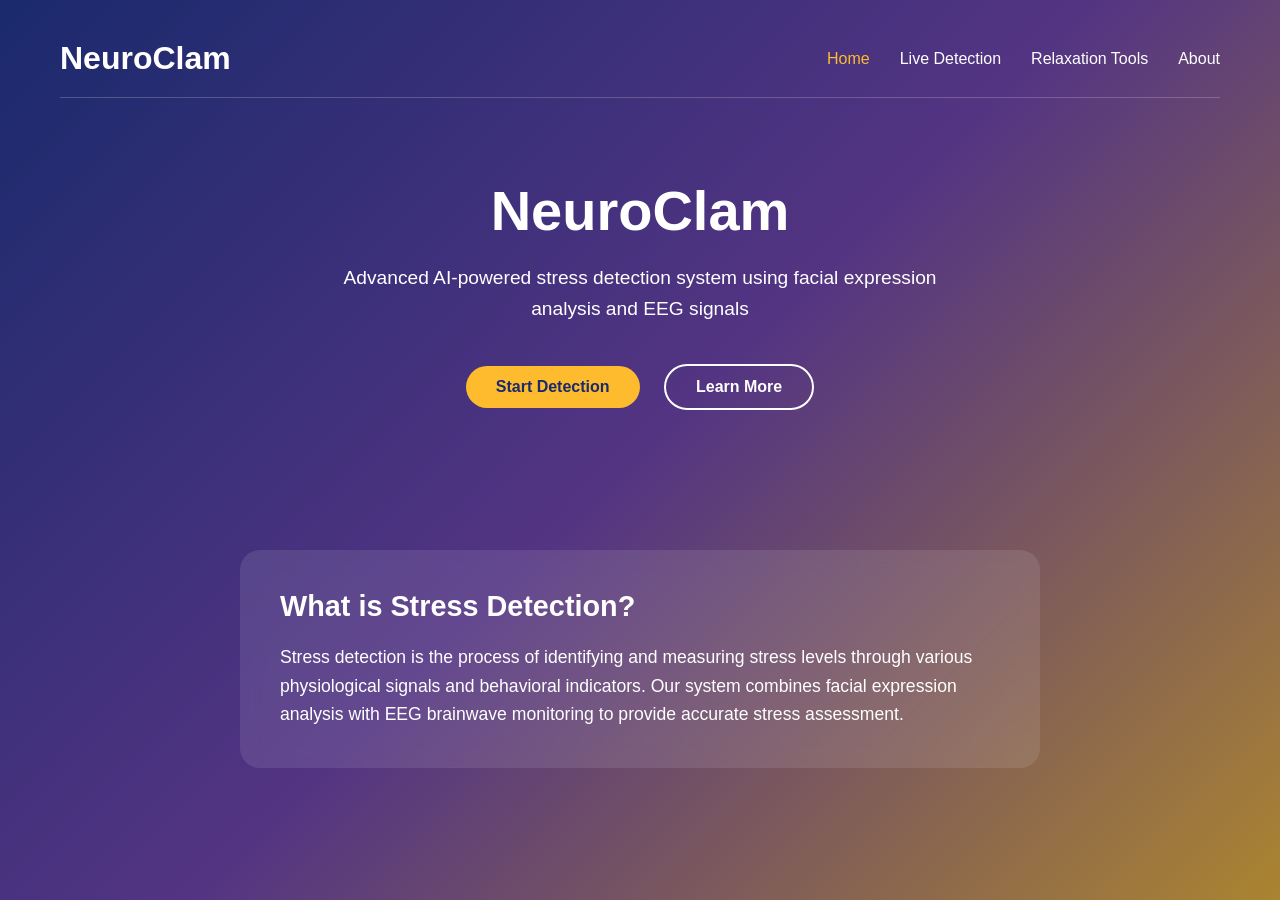
<file: frontend/index.html>
<!DOCTYPE html>
<html lang="en">
<head>
    <meta charset="UTF-8">
    <meta name="viewport" content="width=device-width, initial-scale=1.0">
    <title>NeuroClam - Home</title>
    <link rel="stylesheet" href="home.css">
</head>
<body>
    <div class="container">
        <header>
            <h1>NeuroClam</h1>
            <nav>
                <ul>
                    <li><a href="index.html" class="active">Home</a></li>
                    <li><a href="live-detection.html">Live Detection</a></li>
                    <li><a href="relaxation-tools.html">Relaxation Tools</a></li>
                    <li><a href="about.html">About</a></li>
                </ul>
            </nav>
        </header>

        <main>
            <div class="hero">
                <h2>NeuroClam</h2>
                <p>Advanced AI-powered stress detection system using facial expression analysis and EEG signals</p>
                <button id="startDetection" class="cta-button">Start Detection</button>
                <button id="learnMore" class="secondary-button">Learn More</button>
            </div>

            <section class="content-section">
                <h3>What is Stress Detection?</h3>
                <p>Stress detection is the process of identifying and measuring stress levels through various physiological signals and behavioral indicators. Our system combines facial expression analysis with EEG brainwave monitoring to provide accurate stress assessment.</p>
            </section>
        </main>
    </div>

    <script src="home.js"></script>
</body>
</html>
</file>
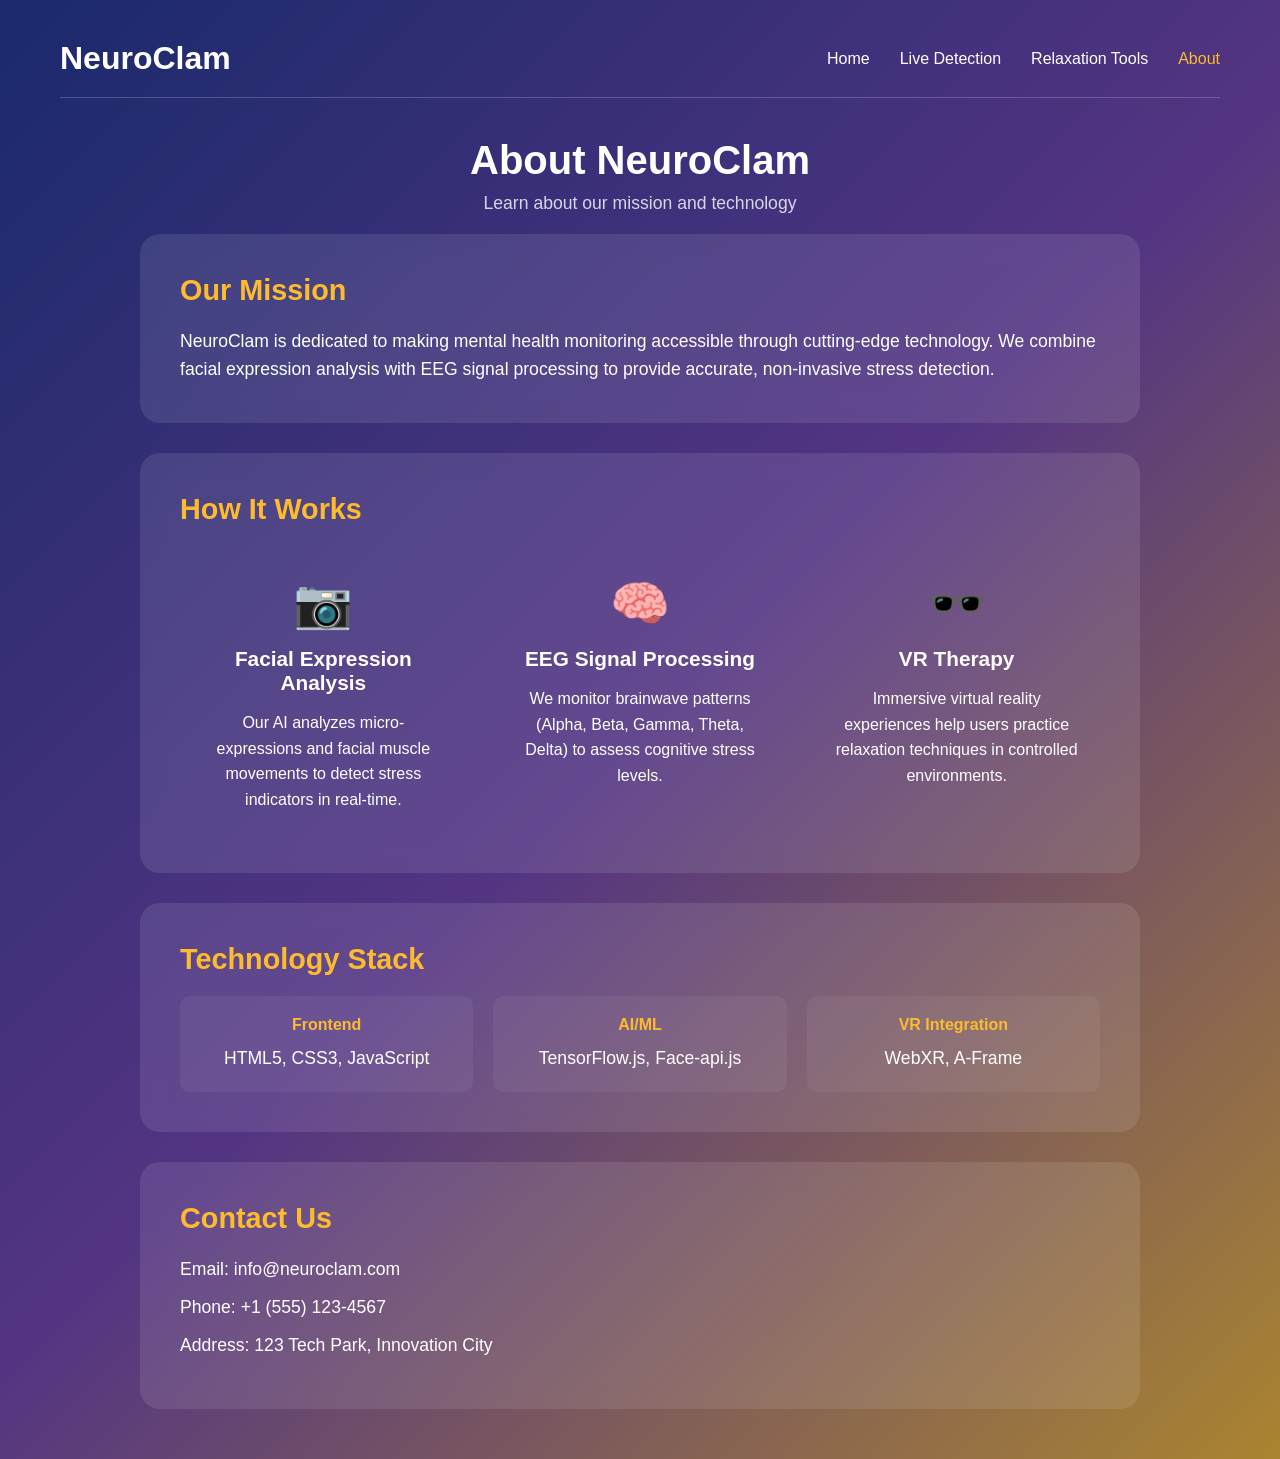
<file: frontend/about.html>
<!DOCTYPE html>
<html lang="en">
<head>
    <meta charset="UTF-8">
    <meta name="viewport" content="width=device-width, initial-scale=1.0">
    <title>NeuroClam - About</title>
    <link rel="stylesheet" href="about.css">
</head>
<body>
    <div class="container">
        <header>
            <h1>NeuroClam</h1>
            <nav>
                <ul>
                    <li><a href="index.html">Home</a></li>
                    <li><a href="live-detection.html">Live Detection</a></li>
                    <li><a href="relaxation-tools.html">Relaxation Tools</a></li>
                    <li><a href="about.html" class="active">About</a></li>
                </ul>
            </nav>
        </header>

        <main>
            <div class="page-title">
                <h2>About NeuroClam</h2>
                <p>Learn about our mission and technology</p>
            </div>

            <div class="about-content">
                <section class="about-section">
                    <h3>Our Mission</h3>
                    <p>NeuroClam is dedicated to making mental health monitoring accessible through cutting-edge technology. We combine facial expression analysis with EEG signal processing to provide accurate, non-invasive stress detection.</p>
                </section>

                <section class="about-section">
                    <h3>How It Works</h3>
                    <div class="features-grid">
                        <div class="feature">
                            <div class="feature-icon">📷</div>
                            <h4>Facial Expression Analysis</h4>
                            <p>Our AI analyzes micro-expressions and facial muscle movements to detect stress indicators in real-time.</p>
                        </div>
                        <div class="feature">
                            <div class="feature-icon">🧠</div>
                            <h4>EEG Signal Processing</h4>
                            <p>We monitor brainwave patterns (Alpha, Beta, Gamma, Theta, Delta) to assess cognitive stress levels.</p>
                        </div>
                        <div class="feature">
                            <div class="feature-icon">🕶️</div>
                            <h4>VR Therapy</h4>
                            <p>Immersive virtual reality experiences help users practice relaxation techniques in controlled environments.</p>
                        </div>
                    </div>
                </section>

                <section class="about-section">
                    <h3>Technology Stack</h3>
                    <div class="tech-stack">
                        <div class="tech-item">
                            <h4>Frontend</h4>
                            <p>HTML5, CSS3, JavaScript</p>
                        </div>
                        <div class="tech-item">
                            <h4>AI/ML</h4>
                            <p>TensorFlow.js, Face-api.js</p>
                        </div>
                        <div class="tech-item">
                            <h4>VR Integration</h4>
                            <p>WebXR, A-Frame</p>
                        </div>
                    </div>
                </section>

                <section class="about-section">
                    <h3>Contact Us</h3>
                    <div class="contact-info">
                        <p>Email: info@neuroclam.com</p>
                        <p>Phone: +1 (555) 123-4567</p>
                        <p>Address: 123 Tech Park, Innovation City</p>
                    </div>
                </section>
            </div>
        </main>
    </div>

    <script src="about.js"></script>
</body>
</html>
</file>
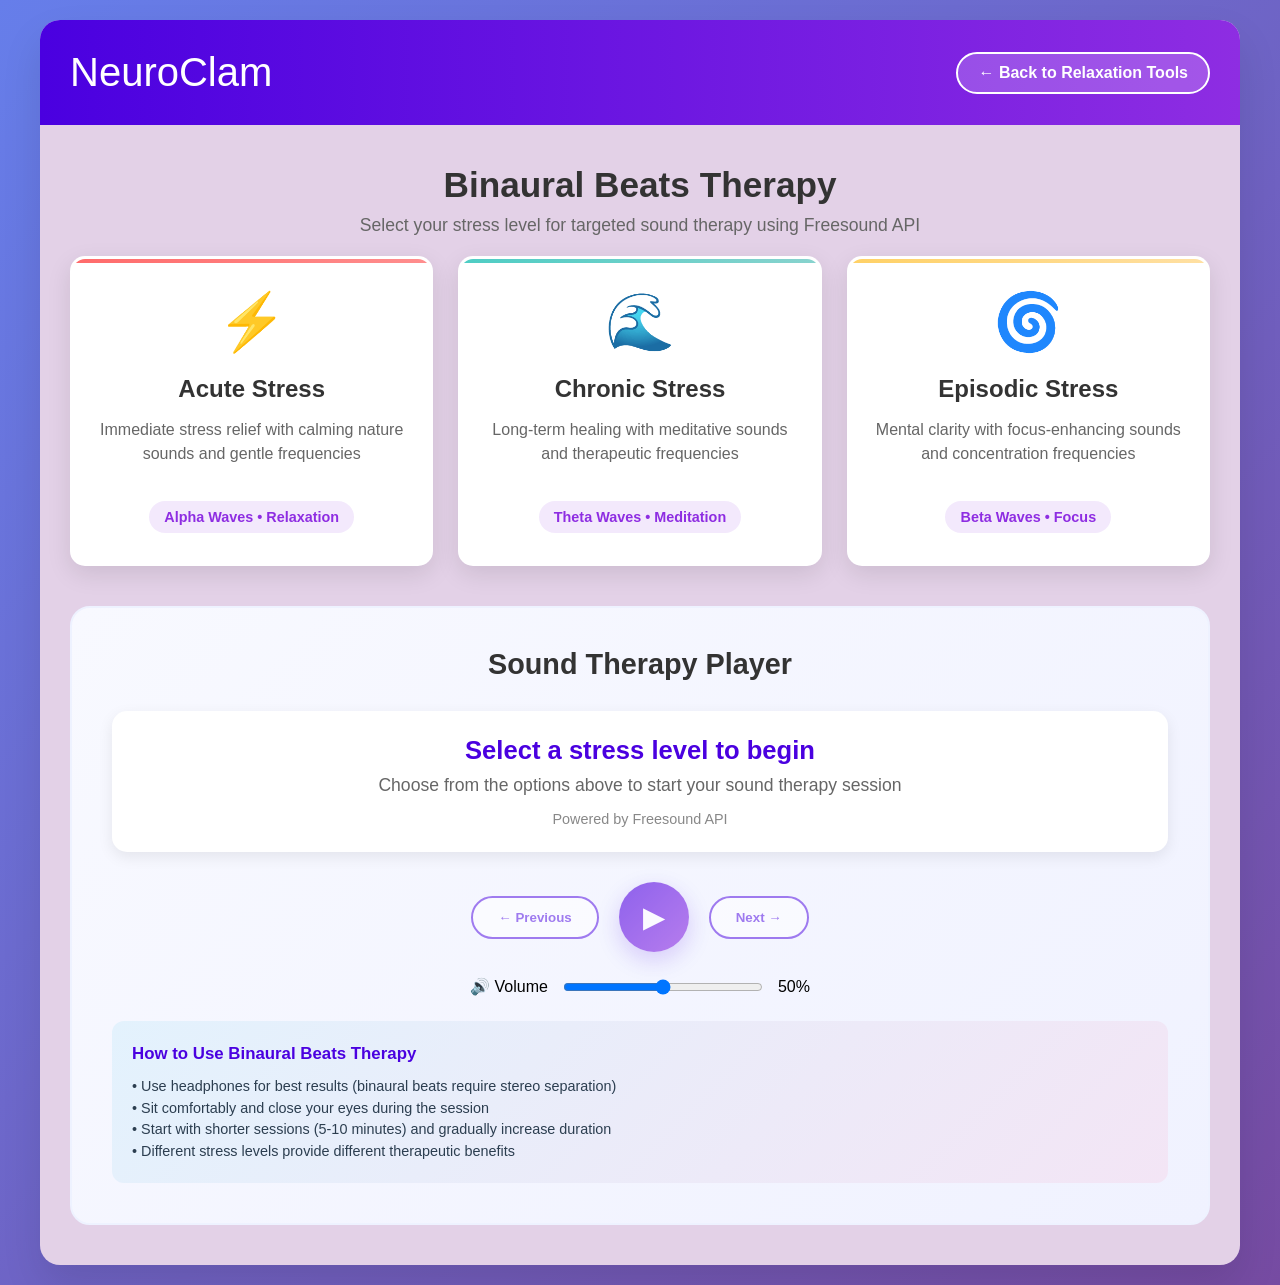
<file: frontend/binaural-beats.html>
<!DOCTYPE html>
<html lang="en">
<head>
    <meta charset="UTF-8">
    <meta name="viewport" content="width=device-width, initial-scale=1.0">
    <title>NeuroClam - Binaural Beats Therapy</title>
    <style>
        * {
            margin: 0;
            padding: 0;
            box-sizing: border-box;
            font-family: 'Segoe UI', Tahoma, Geneva, Verdana, sans-serif;
        }
        
        body {
            background: linear-gradient(135deg, #667eea 0%, #764ba2 100%);
            min-height: 100vh;
        }
        
        .container {
            max-width: 1200px;
            margin: 0 auto;
            background: #e3d1e7;
            border-radius: 20px;
            box-shadow: 0 20px 40px rgba(0, 0, 0, 0.1);
            overflow: hidden;
            backdrop-filter: blur(10px);
            margin-top: 20px;
            margin-bottom: 20px;
        }
        
        header {
            background: linear-gradient(90deg, #4A00E0 0%, #8E2DE2 100%);
            color: white;
            padding: 30px;
        }
        
        .header-content {
            display: flex;
            justify-content: space-between;
            align-items: center;
        }
        
        .header-content h1 {
            font-size: 2.5rem;
            font-weight: 300;
        }
        
        .back-btn {
            background: rgba(255, 255, 255, 0.2);
            color: white;
            border: 2px solid white;
            padding: 10px 20px;
            border-radius: 25px;
            text-decoration: none;
            font-weight: 600;
            transition: all 0.3s ease;
        }
        
        .back-btn:hover {
            background: white;
            color: #4A00E0;
        }
        
        .page-title {
            text-align: center;
            padding: 40px 30px 20px;
        }
        
        .page-title h2 {
            font-size: 2.2rem;
            color: #333;
            margin-bottom: 10px;
        }
        
        .page-title p {
            font-size: 1.1rem;
            color: #666;
        }
        
        /* Stress Levels Grid */
        .stress-levels {
            display: grid;
            grid-template-columns: repeat(3, 1fr);
            gap: 25px;
            padding: 0 30px 40px;
        }
        
        .level-card {
            background: white;
            border-radius: 15px;
            padding: 30px 25px;
            text-align: center;
            box-shadow: 0 8px 25px rgba(0, 0, 0, 0.1);
            cursor: pointer;
            transition: all 0.3s ease;
            border: 3px solid transparent;
            position: relative;
            overflow: hidden;
        }
        
        .level-card::before {
            content: '';
            position: absolute;
            top: 0;
            left: 0;
            right: 0;
            height: 4px;
        }
        
        .level-card.acute::before { background: linear-gradient(90deg, #ff6b6b, #ff8e8e); }
        .level-card.chronic::before { background: linear-gradient(90deg, #4ecdc4, #88d3ce); }
        .level-card.episodic::before { background: linear-gradient(90deg, #ffd166, #ffe0a3); }
        
        .level-card:hover {
            transform: translateY(-5px);
            box-shadow: 0 15px 35px rgba(0, 0, 0, 0.15);
        }
        
        .level-card.active {
            border-color: #4A00E0;
            background: linear-gradient(135deg, #f8f9ff 0%, #f0f2ff 100%);
        }
        
        .level-icon {
            font-size: 3.5rem;
            margin-bottom: 20px;
            display: block;
        }
        
        .level-title {
            font-size: 1.5rem;
            font-weight: 700;
            margin-bottom: 15px;
            color: #333;
        }
        
        .level-desc {
            font-size: 1rem;
            color: #666;
            margin-bottom: 20px;
            line-height: 1.5;
        }
        
        .wave-info {
            font-size: 0.9rem;
            color: #8E2DE2;
            font-weight: 600;
            margin-top: 15px;
            padding: 8px 15px;
            background: rgba(142, 45, 226, 0.1);
            border-radius: 20px;
            display: inline-block;
        }
        
        /* Player Section */
        .player-section {
            background: linear-gradient(135deg, #f8f9ff 0%, #f0f2ff 100%);
            border-radius: 20px;
            padding: 40px;
            margin: 0 30px 40px;
            border: 2px solid #eef2ff;
        }
        
        .player-title {
            font-size: 1.8rem;
            margin-bottom: 30px;
            color: #333;
            font-weight: 600;
            text-align: center;
        }
        
        .sound-info {
            background: white;
            padding: 25px;
            border-radius: 15px;
            margin-bottom: 30px;
            box-shadow: 0 5px 15px rgba(0, 0, 0, 0.08);
            text-align: center;
        }
        
        .sound-name {
            font-size: 1.6rem;
            font-weight: 700;
            color: #4A00E0;
            margin-bottom: 10px;
        }
        
        .sound-desc {
            font-size: 1.1rem;
            color: #666;
            margin-bottom: 15px;
        }
        
        .sound-meta {
            font-size: 0.9rem;
            color: #888;
        }
        
        .player-controls {
            display: flex;
            justify-content: center;
            align-items: center;
            gap: 20px;
            margin-bottom: 25px;
        }
        
        .play-btn {
            background: linear-gradient(135deg, #4A00E0 0%, #8E2DE2 100%);
            color: white;
            border: none;
            border-radius: 50%;
            width: 70px;
            height: 70px;
            font-size: 1.8rem;
            cursor: pointer;
            display: flex;
            justify-content: center;
            align-items: center;
            transition: all 0.3s ease;
            box-shadow: 0 8px 25px rgba(74, 0, 224, 0.3);
        }
        
        .play-btn:hover {
            transform: scale(1.05);
            box-shadow: 0 12px 30px rgba(74, 0, 224, 0.4);
        }
        
        .play-btn:disabled {
            opacity: 0.6;
            cursor: not-allowed;
            transform: none;
        }
        
        .control-btn {
            background: white;
            border: 2px solid #4A00E0;
            color: #4A00E0;
            padding: 12px 25px;
            border-radius: 25px;
            cursor: pointer;
            font-weight: 600;
            transition: all 0.3s ease;
        }
        
        .control-btn:hover:not(:disabled) {
            background: #4A00E0;
            color: white;
        }
        
        .control-btn:disabled {
            opacity: 0.5;
            cursor: not-allowed;
        }
        
        .volume-control {
            display: flex;
            justify-content: center;
            align-items: center;
            gap: 15px;
            margin-top: 20px;
        }
        
        .volume-slider {
            width: 200px;
        }
        
        .loading {
            opacity: 0.7;
            pointer-events: none;
        }
        
        .pulse {
            animation: pulse 2s infinite;
        }
        
        @keyframes pulse {
            0% { opacity: 1; }
            50% { opacity: 0.7; }
            100% { opacity: 1; }
        }
        
        .instructions {
            margin-top: 25px;
            padding: 20px;
            background: linear-gradient(135deg, #e3f2fd 0%, #f3e5f5 100%);
            border-radius: 12px;
            font-size: 0.9rem;
            color: #2c3e50;
            line-height: 1.5;
        }
        
        .instructions h3 {
            margin-bottom: 10px;
            color: #4A00E0;
        }
        
        @media (max-width: 768px) {
            .stress-levels {
                grid-template-columns: 1fr;
            }
            
            .player-controls {
                flex-direction: column;
                gap: 15px;
            }
            
            .header-content {
                flex-direction: column;
                gap: 15px;
                text-align: center;
            }
        }
    </style>
</head>
<body>
    <div class="container">
        <header>
            <div class="header-content">
                <h1>NeuroClam</h1>
                <a href="relaxation-tools.html" class="back-btn">← Back to Relaxation Tools</a>
            </div>
        </header>

        <div class="page-title">
            <h2>Binaural Beats Therapy</h2>
            <p>Select your stress level for targeted sound therapy using Freesound API</p>
        </div>

        <div class="stress-levels">
            <div class="level-card acute" data-level="acute">
                <span class="level-icon">⚡</span>
                <h3 class="level-title">Acute Stress</h3>
                <p class="level-desc">Immediate stress relief with calming nature sounds and gentle frequencies</p>
                <div class="wave-info">Alpha Waves • Relaxation</div>
            </div>
            
            <div class="level-card chronic" data-level="chronic">
                <span class="level-icon">🌊</span>
                <h3 class="level-title">Chronic Stress</h3>
                <p class="level-desc">Long-term healing with meditative sounds and therapeutic frequencies</p>
                <div class="wave-info">Theta Waves • Meditation</div>
            </div>
            
            <div class="level-card episodic" data-level="episodic">
                <span class="level-icon">🌀</span>
                <h3 class="level-title">Episodic Stress</h3>
                <p class="level-desc">Mental clarity with focus-enhancing sounds and concentration frequencies</p>
                <div class="wave-info">Beta Waves • Focus</div>
            </div>
        </div>
        
        <div class="player-section">
            <h2 class="player-title">Sound Therapy Player</h2>
            
            <div class="sound-info">
                <div class="sound-name">Select a stress level to begin</div>
                <div class="sound-desc">Choose from the options above to start your sound therapy session</div>
                <div class="sound-meta">Powered by Freesound API</div>
            </div>
            
            <div class="player-controls">
                <button class="control-btn" id="prevBtn" disabled>← Previous</button>
                <button class="play-btn" id="playBtn" disabled>▶</button>
                <button class="control-btn" id="nextBtn" disabled>Next →</button>
            </div>
            
            <div class="volume-control">
                <span>🔊 Volume</span>
                <input type="range" min="0" max="100" value="50" class="volume-slider" id="volumeSlider">
                <span id="volumeValue">50%</span>
            </div>
            
            <div class="instructions">
                <h3>How to Use Binaural Beats Therapy</h3>
                <p>• Use headphones for best results (binaural beats require stereo separation)</p>
                <p>• Sit comfortably and close your eyes during the session</p>
                <p>• Start with shorter sessions (5-10 minutes) and gradually increase duration</p>
                <p>• Different stress levels provide different therapeutic benefits</p>
            </div>
        </div>
    </div>

    <script>
        // Freesound API Configuration
        const FREESOUND_CONFIG = {
            API_KEY: 'uau7wwEdpzbGiWWzeLYf9YsL2YFGKmWFahYFZtpN', // Replace with your actual API key
            BASE_URL: 'https://freesound.org/apiv2',
            CLIENT_SECRET: 'YOUR_CLIENT_SECRET' // If you have one
        };

        // Stress level sound mapping for Freesound
        const freesoundTags = {
            acute: [
                "calming", "soothing", "gentle", "peaceful", 
                "relaxing", "meditation", "ambient", "nature",
                "ocean", "waves", "rain", "stream"
            ],
            chronic: [
                "healing", "therapy", "mindfulness", "spiritual",
                "meditative", "zen", "yoga", "breathing",
                "singing-bowls", "chanting", "bells", "om"
            ],
            episodic: [
                "focus", "concentration", "study", "work",
                "productivity", "mental-clarity", "attention",
                "binaural", "alpha", "beta", "theta"
            ]
        };

        class BinauralTherapy {
            constructor() {
                this.currentLevel = null;
                this.currentSoundIndex = 0;
                this.currentSounds = [];
                this.audio = null;
                this.isPlaying = false;
                this.volume = 0.5;
                
                this.init();
            }

            init() {
                this.audio = new Audio();
                this.setupEventListeners();
                this.updateUI();
            }

            setupEventListeners() {
                // Level cards
                document.querySelectorAll('.level-card').forEach(card => {
                    card.addEventListener('click', () => {
                        const level = card.getAttribute('data-level');
                        this.selectLevel(level);
                    });
                });

                // Player controls
                document.getElementById('playBtn').addEventListener('click', () => this.togglePlay());
                document.getElementById('prevBtn').addEventListener('click', () => this.previousSound());
                document.getElementById('nextBtn').addEventListener('click', () => this.nextSound());
                document.getElementById('volumeSlider').addEventListener('input', (e) => this.setVolume(e.target.value));

                // Audio events
                this.audio.addEventListener('ended', () => {
                    this.isPlaying = false;
                    this.updatePlayButton();
                });

                this.audio.addEventListener('loadstart', () => {
                    document.getElementById('playBtn').classList.add('loading');
                });

                this.audio.addEventListener('canplay', () => {
                    document.getElementById('playBtn').classList.remove('loading');
                });
            }

            async selectLevel(level) {
                this.currentLevel = level;
                this.currentSoundIndex = 0;

                // Update UI for selected level
                document.querySelectorAll('.level-card').forEach(card => {
                    card.classList.remove('active');
                    if (card.getAttribute('data-level') === level) {
                        card.classList.add('active');
                    }
                });

                // Enable controls
                document.getElementById('playBtn').disabled = false;
                document.getElementById('prevBtn').disabled = false;
                document.getElementById('nextBtn').disabled = false;

                // Show loading state
                this.updateSoundInfo('Loading sounds...', 'Fetching from Freesound API', '');

                try {
                    // Fetch sounds from Freesound API
                    await this.fetchSoundsFromFreesound(level);
                    
                    if (this.currentSounds.length > 0) {
                        this.loadCurrentSound();
                    } else {
                        this.updateSoundInfo('No sounds found', 'Try another stress level or check API configuration', '');
                    }
                } catch (error) {
                    console.error('Error fetching sounds:', error);
                    this.updateSoundInfo('Error loading sounds', 'Please check your API configuration', '');
                    this.fallbackToLocalSounds(level);
                }
            }

            async fetchSoundsFromFreesound(level) {
                const tags = freesoundTags[level];
                const randomTag = tags[Math.floor(Math.random() * tags.length)];
                
                // Freesound API search endpoint
                const url = `${FREESOUND_CONFIG.BASE_URL}/search/text/?query=${randomTag}&filter=duration:[10 TO 600]&fields=id,name,previews,description,username,tags&page_size=10`;
                
                const response = await fetch(url, {
                    headers: {
                        'Authorization': `Token ${FREESOUND_CONFIG.API_KEY}`
                    }
                });

                if (!response.ok) {
                    throw new Error(`Freesound API error: ${response.status}`);
                }

                const data = await response.json();
                
                this.currentSounds = data.results
                    .filter(sound => sound.previews && sound.previews['preview-hq-mp3'])
                    .map(sound => ({
                        id: sound.id,
                        name: sound.name,
                        description: sound.description || 'No description available',
                        username: sound.username,
                        url: sound.previews['preview-hq-mp3'],
                        tags: sound.tags
                    }));

                console.log(`Loaded ${this.currentSounds.length} sounds for ${level} stress level`);
            }

            fallbackToLocalSounds(level) {
                // Fallback sounds if Freesound API fails
                const fallbackSounds = {
                    acute: [
                        {
                            name: "Ocean Waves",
                            description: "Calming ocean sounds for relaxation",
                            url: "https://assets.mixkit.co/sfx/preview/mixkit-ocean-waves-loop-1194.mp3"
                        }
                    ],
                    chronic: [
                        {
                            name: "Meditation Bells", 
                            description: "Healing bell sounds for meditation",
                            url: "https://assets.mixkit.co/sfx/preview/mixkit-meditation-bells-1232.mp3"
                        }
                    ],
                    episodic: [
                        {
                            name: "Gentle Piano",
                            description: "Focus-enhancing piano music", 
                            url: "https://assets.mixkit.co/sfx/preview/mixkit-gentle-piano-1236.mp3"
                        }
                    ]
                };

                this.currentSounds = fallbackSounds[level] || [];
                if (this.currentSounds.length > 0) {
                    this.loadCurrentSound();
                }
            }

            loadCurrentSound() {
                if (!this.currentLevel || this.currentSounds.length === 0) return;

                const sound = this.currentSounds[this.currentSoundIndex];
                
                // Update display
                this.updateSoundInfo(sound.name, sound.description, `By: ${sound.username}`);
                
                // Load audio
                this.audio.src = sound.url;
                this.audio.volume = this.volume;
                this.audio.load();
            }

            updateSoundInfo(name, description, meta) {
                document.querySelector('.sound-name').textContent = name;
                document.querySelector('.sound-desc').textContent = description;
                document.querySelector('.sound-meta').textContent = meta;
            }

            async togglePlay() {
                if (!this.currentLevel || this.currentSounds.length === 0) return;

                try {
                    if (this.isPlaying) {
                        this.audio.pause();
                        this.isPlaying = false;
                    } else {
                        await this.audio.play();
                        this.isPlaying = true;
                    }
                    this.updatePlayButton();
                } catch (error) {
                    console.error('Error playing audio:', error);
                    alert('Error playing sound. Please try again.');
                }
            }

            updatePlayButton() {
                const playBtn = document.getElementById('playBtn');
                if (this.isPlaying) {
                    playBtn.textContent = '⏸';
                    playBtn.classList.add('pulse');
                } else {
                    playBtn.textContent = '▶';
                    playBtn.classList.remove('pulse');
                }
            }

            nextSound() {
                if (!this.currentLevel || this.currentSounds.length === 0) return;

                this.currentSoundIndex = (this.currentSoundIndex + 1) % this.currentSounds.length;
                this.changeSound();
            }

            previousSound() {
                if (!this.currentLevel || this.currentSounds.length === 0) return;

                this.currentSoundIndex = (this.currentSoundIndex - 1 + this.currentSounds.length) % this.currentSounds.length;
                this.changeSound();
            }

            changeSound() {
                if (this.isPlaying) {
                    this.audio.pause();
                    this.isPlaying = false;
                }
                
                this.loadCurrentSound();
                
                // Auto-play if was playing
                if (this.isPlaying) {
                    setTimeout(() => this.togglePlay(), 500);
                }
            }

            setVolume(value) {
                this.volume = value / 100;
                if (this.audio) {
                    this.audio.volume = this.volume;
                }
                document.getElementById('volumeValue').textContent = value + '%';
            }

            updateUI() {
                // Initial state
                document.getElementById('playBtn').disabled = true;
                document.getElementById('prevBtn').disabled = true;
                document.getElementById('nextBtn').disabled = true;
            }
        }

        // Initialize the application
        document.addEventListener('DOMContentLoaded', () => {
            window.binauralTherapy = new BinauralTherapy();
        });

        // Handle page visibility changes
        document.addEventListener('visibilitychange', function() {
            if (document.hidden && window.binauralTherapy && window.binauralTherapy.isPlaying) {
                window.binauralTherapy.audio.pause();
                window.binauralTherapy.isPlaying = false;
                window.binauralTherapy.updatePlayButton();
            }
        });
    </script>
</body>
</html>
</file>
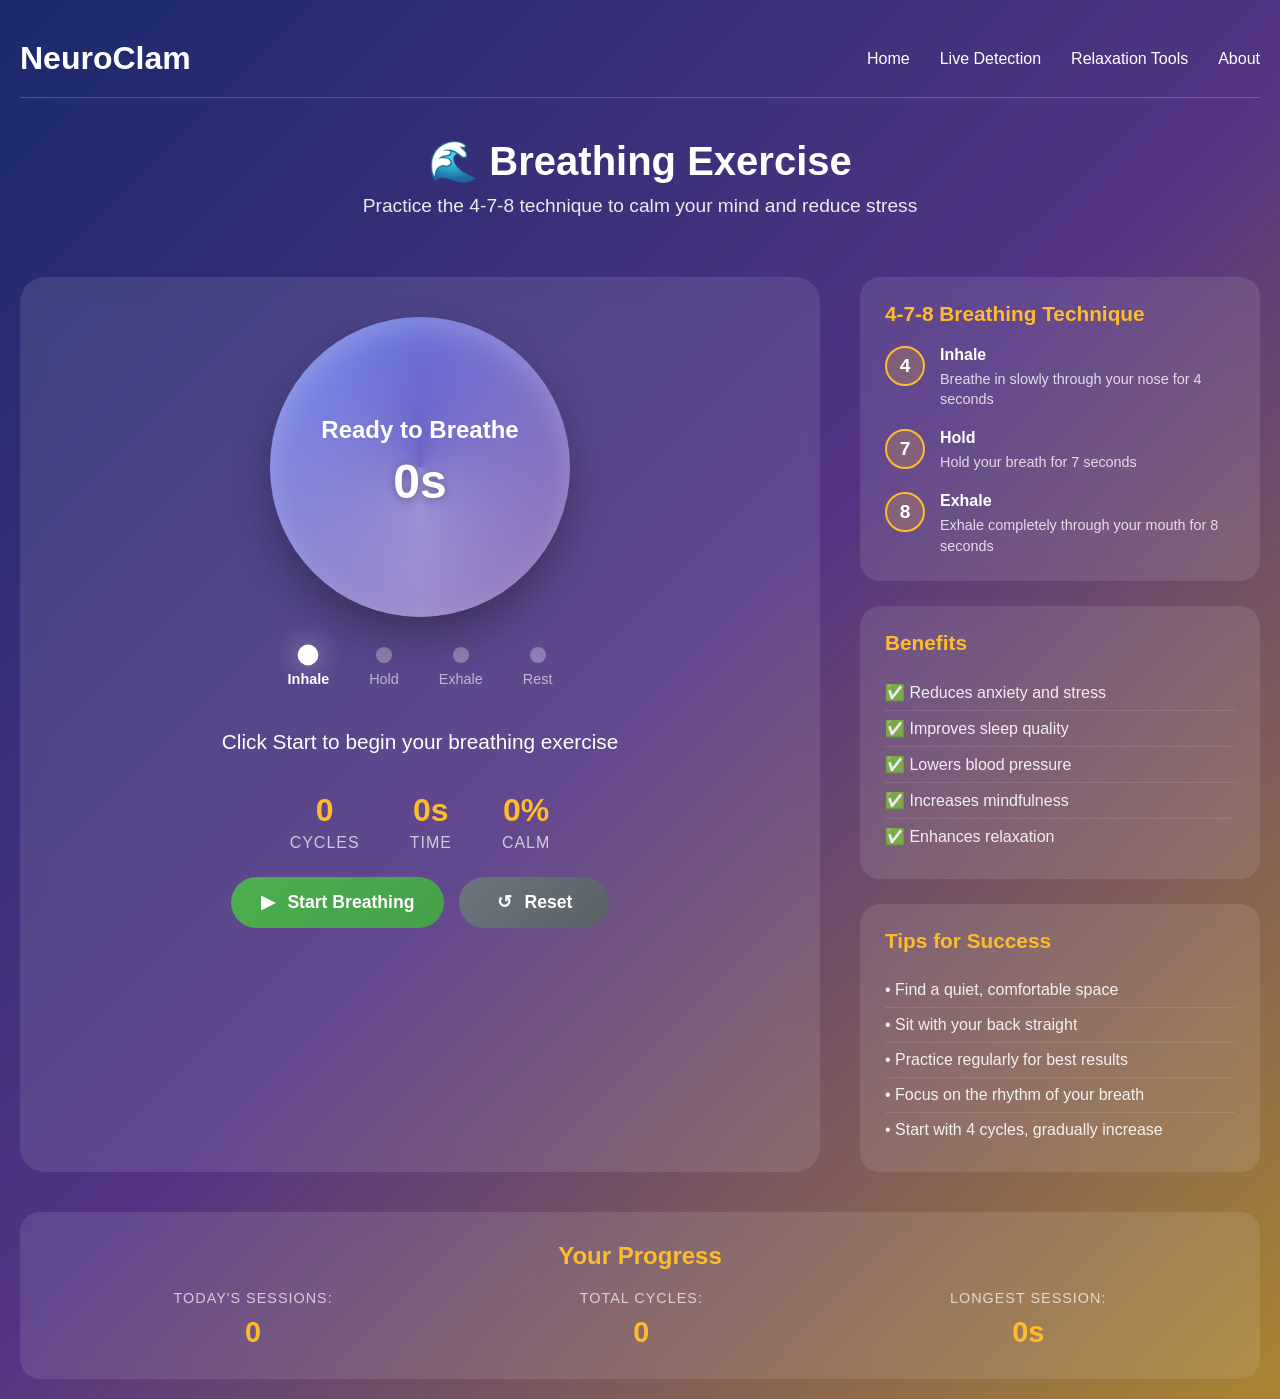
<file: frontend/breathing-exercise.html>
<!DOCTYPE html>
<html lang="en">
<head>
    <meta charset="UTF-8">
    <meta name="viewport" content="width=device-width, initial-scale=1.0">
    <title>NeuroClam - Breathing Exercise</title>
    <link rel="stylesheet" href="breathing-exercise.css">
</head>
<body>
    <div class="container">
        <header>
            <h1>NeuroClam</h1>
            <nav>
                <ul>
                    <li><a href="index.html">Home</a></li>
                    <li><a href="live-detection.html">Live Detection</a></li>
                    <li><a href="relaxation-tools.html">Relaxation Tools</a></li>
                    <li><a href="about.html">About</a></li>
                </ul>
            </nav>
        </header>

        <main>
            <div class="page-title">
                <h2>🌊 Breathing Exercise</h2>
                <p>Practice the 4-7-8 technique to calm your mind and reduce stress</p>
            </div>

            <div class="breathing-container">
                <div class="breathing-main">
                    <div class="breathing-visual">
                        <div class="breathing-circle" id="breathingCircle">
                            <div class="circle-content">
                                <span id="breathText">Ready to Breathe</span>
                                <div id="breathTimer">0s</div>
                                <div id="phaseProgress"></div>
                            </div>
                        </div>
                        <div class="breathing-dots">
                            <div class="dot active" data-phase="0">
                                <span>Inhale</span>
                            </div>
                            <div class="dot" data-phase="1">
                                <span>Hold</span>
                            </div>
                            <div class="dot" data-phase="2">
                                <span>Exhale</span>
                            </div>
                            <div class="dot" data-phase="3">
                                <span>Rest</span>
                            </div>
                        </div>
                    </div>

                    <div class="breathing-controls">
                        <div class="breathing-instruction" id="breathInstruction">
                            Click Start to begin your breathing exercise
                        </div>
                        
                        <div class="breathing-stats">
                            <div class="stat">
                                <span class="stat-value" id="cycleCount">0</span>
                                <span class="stat-label">Cycles</span>
                            </div>
                            <div class="stat">
                                <span class="stat-value" id="totalTime">0s</span>
                                <span class="stat-label">Time</span>
                            </div>
                            <div class="stat">
                                <span class="stat-value" id="calmScore">0%</span>
                                <span class="stat-label">Calm</span>
                            </div>
                        </div>

                        <div class="control-buttons">
                            <button class="breathing-btn start" id="startBreathing">
                                <span class="btn-icon">▶</span>
                                Start Breathing
                            </button>
                            <button class="breathing-btn stop" id="stopBreathing" style="display: none;">
                                <span class="btn-icon">⏸</span>
                                Pause
                            </button>
                            <button class="breathing-btn reset" id="resetBreathing">
                                <span class="btn-icon">↺</span>
                                Reset
                            </button>
                        </div>
                    </div>
                </div>

                <div class="breathing-sidebar">
                    <div class="technique-info">
                        <h3>4-7-8 Breathing Technique</h3>
                        <div class="technique-steps">
                            <div class="step">
                                <div class="step-number">4</div>
                                <div class="step-content">
                                    <strong>Inhale</strong>
                                    <p>Breathe in slowly through your nose for 4 seconds</p>
                                </div>
                            </div>
                            <div class="step">
                                <div class="step-number">7</div>
                                <div class="step-content">
                                    <strong>Hold</strong>
                                    <p>Hold your breath for 7 seconds</p>
                                </div>
                            </div>
                            <div class="step">
                                <div class="step-number">8</div>
                                <div class="step-content">
                                    <strong>Exhale</strong>
                                    <p>Exhale completely through your mouth for 8 seconds</p>
                                </div>
                            </div>
                        </div>
                    </div>

                    <div class="benefits-card">
                        <h4>Benefits</h4>
                        <ul class="benefits-list">
                            <li>✅ Reduces anxiety and stress</li>
                            <li>✅ Improves sleep quality</li>
                            <li>✅ Lowers blood pressure</li>
                            <li>✅ Increases mindfulness</li>
                            <li>✅ Enhances relaxation</li>
                        </ul>
                    </div>

                    <div class="tips-card">
                        <h4>Tips for Success</h4>
                        <ul class="tips-list">
                            <li>• Find a quiet, comfortable space</li>
                            <li>• Sit with your back straight</li>
                            <li>• Practice regularly for best results</li>
                            <li>• Focus on the rhythm of your breath</li>
                            <li>• Start with 4 cycles, gradually increase</li>
                        </ul>
                    </div>
                </div>
            </div>

            <div class="progress-section">
                <h3>Your Progress</h3>
                <div class="progress-stats">
                    <div class="progress-item">
                        <label>Today's Sessions:</label>
                        <span id="sessionsToday">0</span>
                    </div>
                    <div class="progress-item">
                        <label>Total Cycles:</label>
                        <span id="totalCycles">0</span>
                    </div>
                    <div class="progress-item">
                        <label>Longest Session:</label>
                        <span id="longestSession">0s</span>
                    </div>
                </div>
            </div>
        </main>
    </div>

    <script src="breathing-exercise.js"></script>
</body>
</html>
</file>
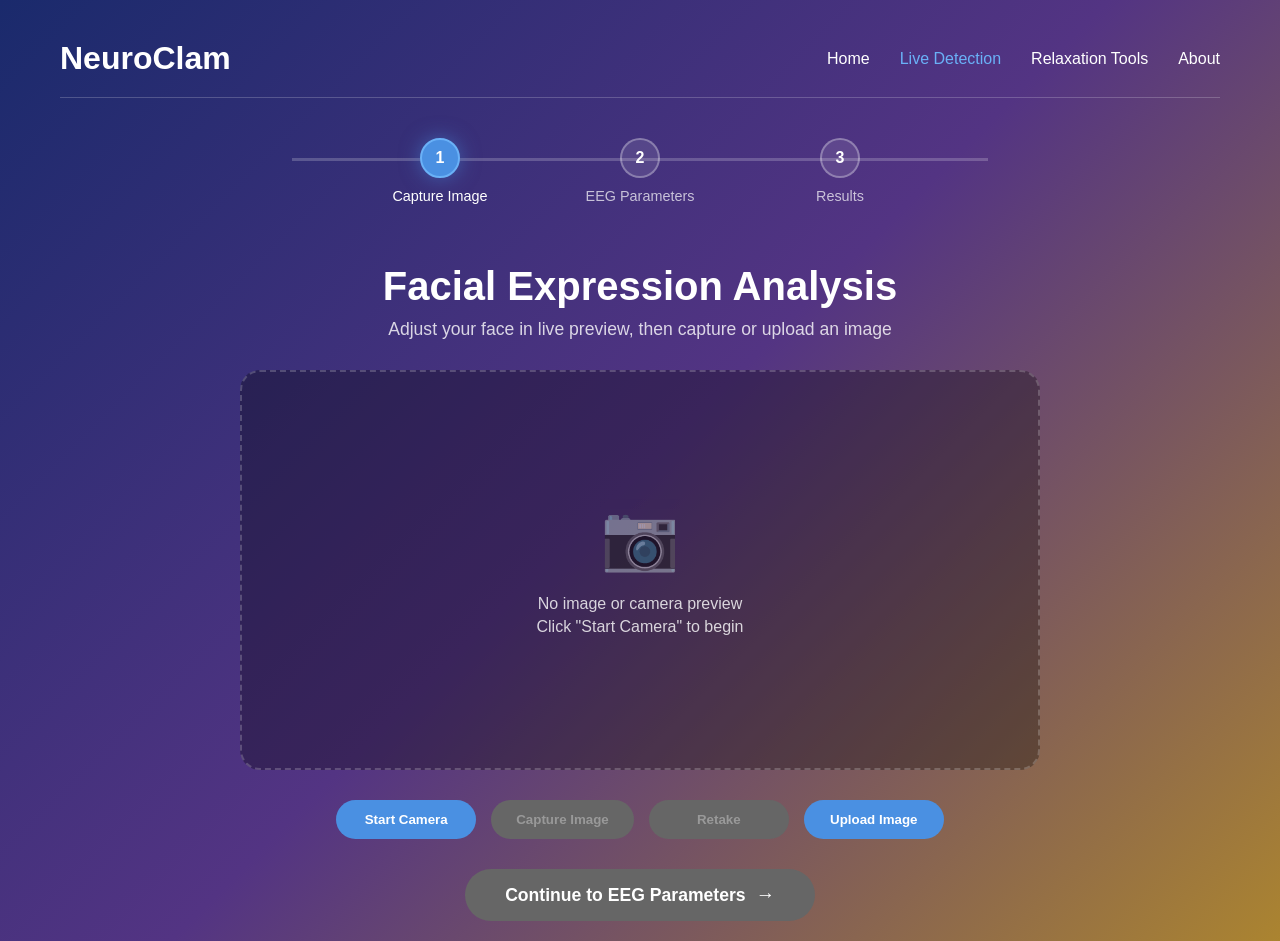
<file: frontend/live-detection.html>
<!DOCTYPE html>
<html lang="en">
<head>
    <meta charset="UTF-8">
    <meta name="viewport" content="width=device-width, initial-scale=1.0">
    <title>NeuroClam - Live Detection</title>
    <link rel="stylesheet" href="live-detection.css">
</head>
<body>
    <div class="container">
        <header>
            <h1>NeuroClam</h1>
            <nav>
                <ul>
                    <li><a href="index.html">Home</a></li>
                    <li><a href="live-detection.html" class="active">Live Detection</a></li>
                    <li><a href="relaxation-tools.html">Relaxation Tools</a></li>
                    <li><a href="about.html">About</a></li>
                </ul>
            </nav>
        </header>

        <main>
            <!-- Progress Steps -->
            <div class="progress-steps">
                <div class="step active" data-step="1">
                    <div class="step-number">1</div>
                    <div class="step-label">Capture Image</div>
                </div>
                <div class="step" data-step="2">
                    <div class="step-number">2</div>
                    <div class="step-label">EEG Parameters</div>
                </div>
                <div class="step" data-step="3">
                    <div class="step-number">3</div>
                    <div class="step-label">Results</div>
                </div>
            </div>

            <!-- Step 1: Image Capture -->
            <div id="step1" class="step-content active">
                <div class="page-title">
                    <h2>Facial Expression Analysis</h2>
                    <p>Adjust your face in live preview, then capture or upload an image</p>
                </div>

                <div class="camera-section">
                    <div class="camera-preview">
                        <div id="cameraPlaceholder" class="camera-placeholder">
                            <div class="placeholder-icon">📷</div>
                            <p>No image or camera preview</p>
                            <p>Click "Start Camera" to begin</p>
                        </div>
                        <video id="videoElement" autoplay playsinline style="display: none;"></video>
                        <canvas id="canvasElement" style="display: none;"></canvas>
                    </div>
                    
                    <div class="camera-controls">
                        <button id="startCamera" class="control-btn">Start Camera</button>
                        <button id="captureBtn" class="control-btn" disabled>Capture Image</button>
                        <button id="retakeBtn" class="control-btn" disabled>Retake</button>
                        <button id="uploadBtn" class="control-btn">Upload Image</button>
                        <input type="file" id="fileInput" accept="image/*" style="display: none;">
                    </div>

                    <div class="next-section">
                        <button id="nextToStep2" class="next-btn" disabled>
                            Continue to EEG Parameters
                            <span class="btn-arrow">→</span>
                        </button>
                    </div>
                </div>
            </div>

            <!-- Step 2: EEG Parameters -->
            <!-- Step 2: EEG Parameters -->
<div id="step2" class="step-content">
    <div class="page-title">
        <h2>EEG Brainwave Analysis</h2>
        <p>Enter your EEG parameters for comprehensive stress assessment</p>
    </div>

    <div class="eeg-section">
        <div class="eeg-inputs">
            <div class="eeg-grid">
                <div class="eeg-param">
                    <label for="alpha">
                        <span class="wave-icon">α</span>
                        TP9
                    </label>
                    <input type="number" id="alpha" value="0" min="0" max="100" step="0.1" placeholder="Enter value">
                </div>
                <div class="eeg-param">
                    <label for="beta">
                        <span class="wave-icon">β</span>
                        AF7
                    </label>
                    <input type="number" id="beta" value="0" min="0" max="100" step="0.1" placeholder="Enter value">
                </div>
                <div class="eeg-param">
                    <label for="gamma">
                        <span class="wave-icon">γ</span>
                        AF8
                    </label>
                    <input type="number" id="gamma" value="0" min="0" max="100" step="0.1" placeholder="Enter value">
                </div>
                <div class="eeg-param">
                    <label for="theta">
                        <span class="wave-icon">θ</span>
                        TP10
                    </label>
                    <input type="number" id="theta" value="0" min="0" max="100" step="0.1" placeholder="Enter value">
                </div>
                <div class="eeg-param full-width">
                    <label for="delta">
                        <span class="wave-icon">δ</span>
                        Right AUX
                    </label>
                    <input type="number" id="delta" value="0" min="0" max="100" step="0.1" placeholder="Enter value">
                </div>
            </div>

            <!-- ADD AUTOFILL BUTTON HERE -->
            <div class="autofill-section">
                <button id="autofillBtn" class="autofill-btn">
                    <span class="btn-icon">⚡</span>
                    Autofill from EEG Device
                </button>
                <div id="autofillStatus" class="autofill-status"></div>
            </div>

            <div class="navigation-buttons">
                <button id="backToStep1" class="nav-btn back-btn">
                    <span class="btn-arrow">←</span>
                    Back to Image
                </button>
                <button id="predictStressBtn" class="nav-btn predict-btn">
                    Analyze Stress Level
                    <span class="btn-icon">🧠</span>
                </button>
            </div>
        </div>
    </div>
</div>

            <!-- Step 3: Results -->
           
<!-- Step 3: Results -->
<div id="step3" class="step-content">
    <div class="page-title">
        <h2>Stress Analysis Complete</h2>
        <p>Your comprehensive stress assessment result</p>
    </div>

    <div class="results-section">
        <div class="result-card">
            <div class="result-main">
                <div class="level-icon" id="levelIcon">😊</div>
                <h3 id="stressLevelText">Not Stressed</h3>
                <div class="stress-description" id="stressDescription">
    <!-- Description will appear here dynamically -->
</div>
            </div>

            <div class="result-actions">
                <button id="newAnalysisBtn" class="action-btn primary">
                    Start New Analysis
                </button>
                <button id="viewRelaxationBtn" class="action-btn secondary">
                    Try Relaxation Tools
                </button>
            </div>
        </div>
    </div>
</div>
        </main>
    </div>

    <script src="live-detection.js"></script>
</body>
</html>
</file>
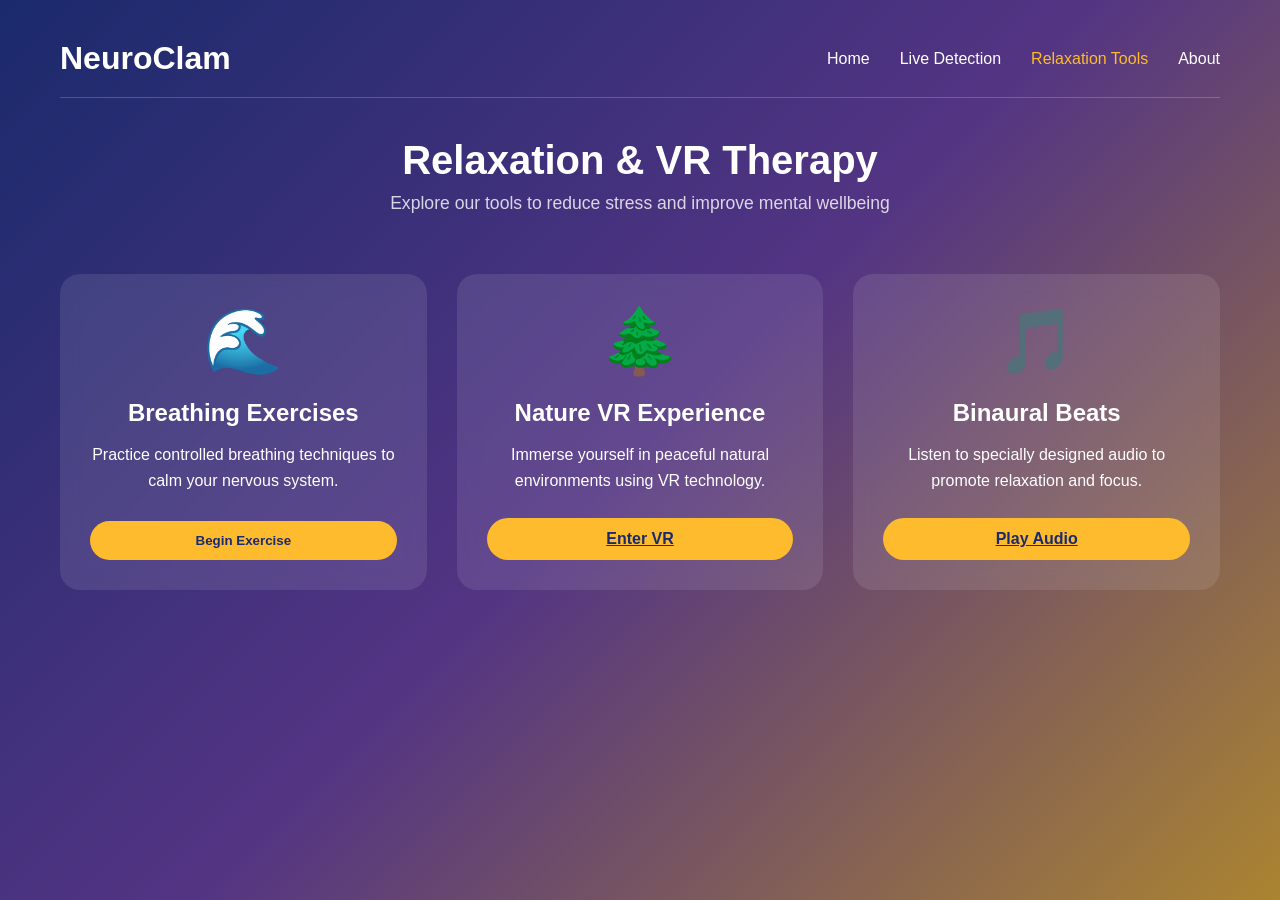
<file: frontend/relaxation-tools.html>
<!DOCTYPE html>
<html lang="en">
<head>
    <meta charset="UTF-8">
    <meta name="viewport" content="width=device-width, initial-scale=1.0">
    <title>NeuroClam - Relaxation Tools</title>
    <link rel="stylesheet" href="relaxation-tools.css">
</head>
<body>
    <div class="container">
        <header>
            <h1>NeuroClam</h1>
            <nav>
                <ul>
                    <li><a href="index.html">Home</a></li>
                    <li><a href="live-detection.html">Live Detection</a></li>
                    <li><a href="relaxation-tools.html" class="active">Relaxation Tools</a></li>
                    <li><a href="about.html">About</a></li>
                </ul>
            </nav>
        </header>

        <main>
            <div class="page-title">
                <h2>Relaxation & VR Therapy</h2>
                <p>Explore our tools to reduce stress and improve mental wellbeing</p>
            </div>

         <div class="tools-container">
                <div class="tool-card">
                    <div class="tool-icon">🌊</div>
                    <h3>Breathing Exercises</h3>
                    <p>Practice controlled breathing techniques to calm your nervous system.</p>
                    <button class="tool-btn" data-tool="breathing">Begin Exercise</button>
                </div>
                
                <div class="tool-card">
                    <div class="tool-icon">🌲</div>
                    <h3>Nature VR Experience</h3>
                    <p>Immerse yourself in peaceful natural environments using VR technology.</p>
                    <!-- <button class="tool-btn" data-tool="nature">Enter VR</button> -->
                     <a href="vr-levels.html" class="tool-btn">Enter VR</a>
                </div>
                
               <div class="tool-card">
                   <div class="tool-icon">🎵</div>
                       <h3>Binaural Beats</h3>
                       <p>Listen to specially designed audio to promote relaxation and focus.</p>
                       <a href="binaural-beats.html" class="tool-btn">Play Audio</a>
                  </div> 
               
            </div>

            <div id="toolModal" class="modal">
                <div class="modal-content">
                    <span class="close">&times;</span>
                    <div id="modalBody">
                        <!-- Dynamic content will be inserted here -->
                    </div>
                </div>
            </div>
        </main>
    </div>

    <script src="relaxation-tools.js"></script>
</body>
</html>
</file>
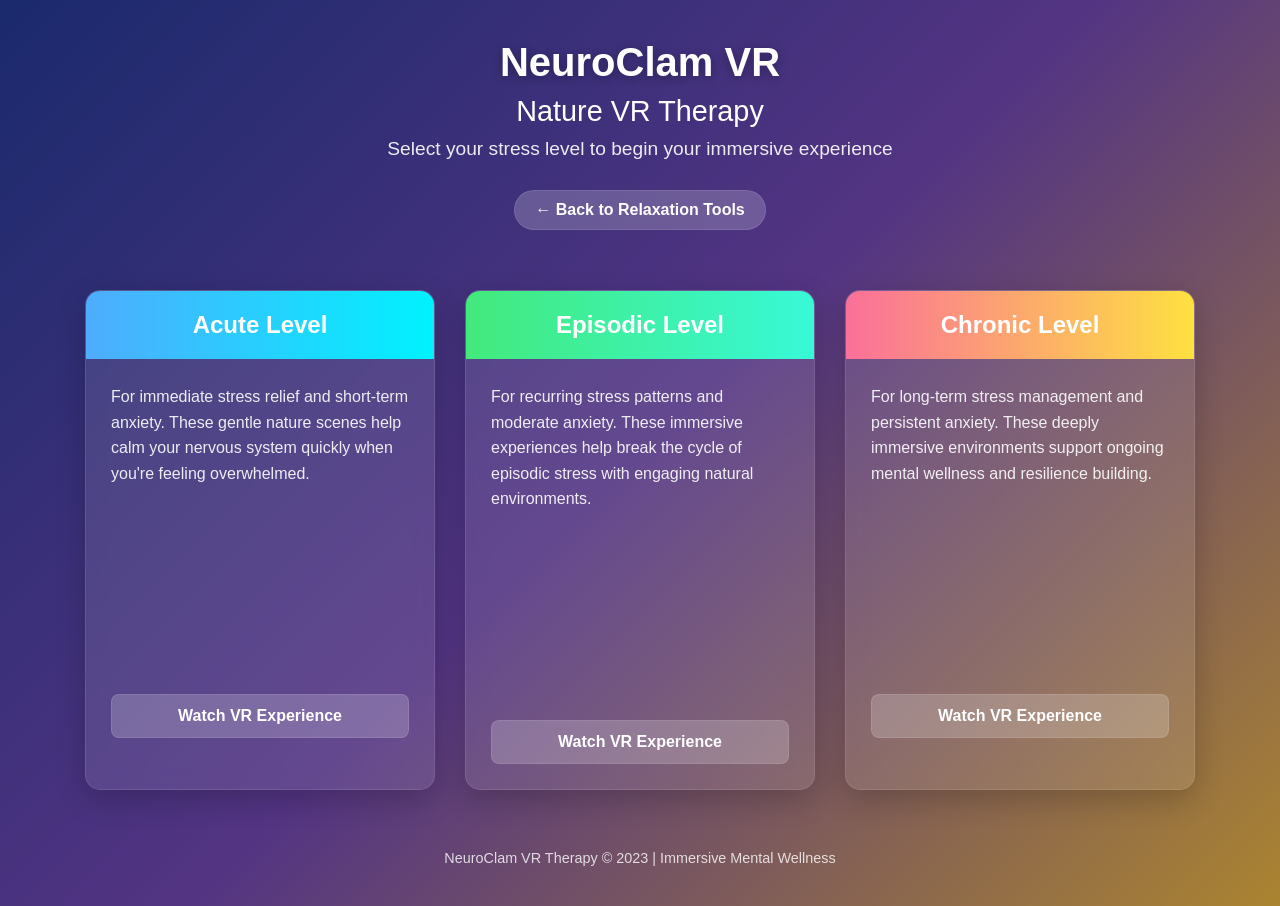
<file: frontend/vr-levels.html>
<!DOCTYPE html>
<html lang="en">
<head>
    <meta charset="UTF-8">
    <meta name="viewport" content="width=device-width, initial-scale=1.0">
    <title>VR Therapy Levels | NeuroClam</title>
    <style>
        * {
            margin: 0;
            padding: 0;
            box-sizing: border-box;
            font-family: 'Segoe UI', Tahoma, Geneva, Verdana, sans-serif;
        }
        
        body {background: linear-gradient(135deg,  #1a2a6c,#533483, #ab8430);
            
            color: white;
            min-height: 100vh;
            padding: 20px;
        }
        
        .container {
            max-width: 1200px;
            margin: 0 auto;
        }
        
        header {
            text-align: center;
            margin-bottom: 40px;
            padding: 20px;
        }
        
        .logo {
            font-size: 2.5rem;
            font-weight: 700;
            margin-bottom: 10px;
            text-shadow: 0 2px 10px rgba(0, 0, 0, 0.3);
        }
        
        .page-title {
            font-size: 1.8rem;
            margin-bottom: 10px;
        }
        
        .page-subtitle {
            font-size: 1.2rem;
            opacity: 0.9;
            margin-bottom: 30px;
        }
        
        .back-btn {
            display: inline-block;
            padding: 10px 20px;
            background-color: rgba(255, 255, 255, 0.2);
            color: white;
            text-decoration: none;
            border-radius: 50px;
            font-weight: 600;
            transition: all 0.3s ease;
            backdrop-filter: blur(10px);
            border: 1px solid rgba(255, 255, 255, 0.1);
        }
        
        .back-btn:hover {
            background-color: rgba(255, 255, 255, 0.3);
            transform: translateY(-3px);
            box-shadow: 0 5px 15px rgba(0, 0, 0, 0.2);
        }
        
        .levels-container {
            display: flex;
            flex-wrap: wrap;
            justify-content: center;
            gap: 30px;
            margin-bottom: 40px;
        }
        
        .level-card {
            background-color: rgba(255, 255, 255, 0.1);
            border-radius: 15px;
            overflow: hidden;
            width: 350px;
            box-shadow: 0 10px 30px rgba(0, 0, 0, 0.2);
            transition: transform 0.3s ease, box-shadow 0.3s ease;
            backdrop-filter: blur(10px);
            border: 1px solid rgba(255, 255, 255, 0.1);
        }
        
        .level-card:hover {
            transform: translateY(-10px);
            box-shadow: 0 15px 40px rgba(0, 0, 0, 0.3);
        }
        
        .card-header {
            padding: 20px;
            text-align: center;
            font-size: 1.5rem;
            font-weight: 600;
        }
        
        .acute {
            background: linear-gradient(to right, #4facfe, #00f2fe);
        }
        
        .episodic {
            background: linear-gradient(to right, #43e97b, #38f9d7);
        }
        
        .chronic {
            background: linear-gradient(to right, #fa709a, #fee140);
        }
        
        .card-body {
            padding: 25px;
        }
        
        .card-body p {
            margin-bottom: 20px;
            line-height: 1.6;
            color: rgba(255, 255, 255, 0.9);
        }
        
        .video-container {
            position: relative;
            width: 100%;
            height: 0;
            padding-bottom: 56.25%; /* 16:9 aspect ratio */
            margin-bottom: 20px;
            border-radius: 10px;
            overflow: hidden;
        }
        
        .video-container iframe {
            position: absolute;
            top: 0;
            left: 0;
            width: 100%;
            height: 100%;
            border: none;
        }
        
        .watch-btn {
            display: block;
            width: 100%;
            padding: 12px;
            background-color: rgba(255, 255, 255, 0.2);
            color: white;
            text-align: center;
            text-decoration: none;
            border-radius: 8px;
            font-weight: 600;
            transition: background-color 0.3s ease;
            border: 1px solid rgba(255, 255, 255, 0.1);
        }
        
        .watch-btn:hover {
            background-color: rgba(255, 255, 255, 0.3);
        }
        
        footer {
            text-align: center;
            padding: 20px;
            margin-top: 40px;
            font-size: 0.9rem;
            opacity: 0.8;
        }
        
        @media (max-width: 768px) {
            .level-card {
                width: 100%;
                max-width: 400px;
            }
            
            .page-title {
                font-size: 1.5rem;
            }
        }
    </style>
</head>
<body>
    <div class="container">
        <header>
            <div class="logo">NeuroClam VR</div>
            <div class="page-title">Nature VR Therapy</div>
            <div class="page-subtitle">Select your stress level to begin your immersive experience</div>
            <a href="relaxation-tools.html" class="back-btn">← Back to Relaxation Tools</a>
        </header>
        
        <div class="levels-container">
            <!-- Acute Level Card -->
            <div class="level-card">
                <div class="card-header acute">
                    Acute Level
                </div>
                <div class="card-body">
                    <p>For immediate stress relief and short-term anxiety. These gentle nature scenes help calm your nervous system quickly when you're feeling overwhelmed.</p>
                    
                    <div class="video-container">
                        <iframe src="https://www.youtube.com/embed/H7B7R6s8-o4" title="Acute Level VR Nature Experience" allow="accelerometer; autoplay; clipboard-write; encrypted-media; gyroscope; picture-in-picture" allowfullscreen></iframe>
                    </div>
                    
                    <a href="https://youtu.be/jqq_ZdD5Zwg?si=z-CLBOp5Z0xJ4gym" target="_blank" class="watch-btn">Watch VR Experience</a>
                </div>
            </div>
            
            <!-- Episodic Level Card -->
            <div class="level-card">
                <div class="card-header episodic">
                    Episodic Level
                </div>
                <div class="card-body">
                    <p>For recurring stress patterns and moderate anxiety. These immersive experiences help break the cycle of episodic stress with engaging natural environments.</p>
                    
                    <div class="video-container">
                        <iframe src="https://www.youtube.com/embed/H7B7R6s8-o4" title="Episodic Level VR Nature Experience" allow="accelerometer; autoplay; clipboard-write; encrypted-media; gyroscope; picture-in-picture" allowfullscreen></iframe>
                    </div>
                    
                    <a href="https://youtu.be/B9IGe7s6Ook?si=AhTBlruMh8s76pZM" target="_blank" class="watch-btn">Watch VR Experience</a>
                </div>
            </div>
            
            <!-- Chronic Level Card -->
            <div class="level-card">
                <div class="card-header chronic">
                    Chronic Level
                </div>
                <div class="card-body">
                    <p>For long-term stress management and persistent anxiety. These deeply immersive environments support ongoing mental wellness and resilience building.</p>
                    
                    <div class="video-container">
                        <iframe src="https://www.youtube.com/embed/6N7bqIM0Bh8" title="Chronic Level VR Nature Experience" allow="accelerometer; autoplay; clipboard-write; encrypted-media; gyroscope; picture-in-picture" allowfullscreen></iframe>
                    </div>
                    
                    <a href="https://youtu.be/kyN623RzFe0?si=wHgMiZ6T44Pi6_r1" target="_blank" class="watch-btn">Watch VR Experience</a>
                </div>
            </div>
        </div>
        
        <footer>
            <p>NeuroClam VR Therapy &copy; 2023 | Immersive Mental Wellness</p>
        </footer>
    </div>
</body>
</html>
</file>
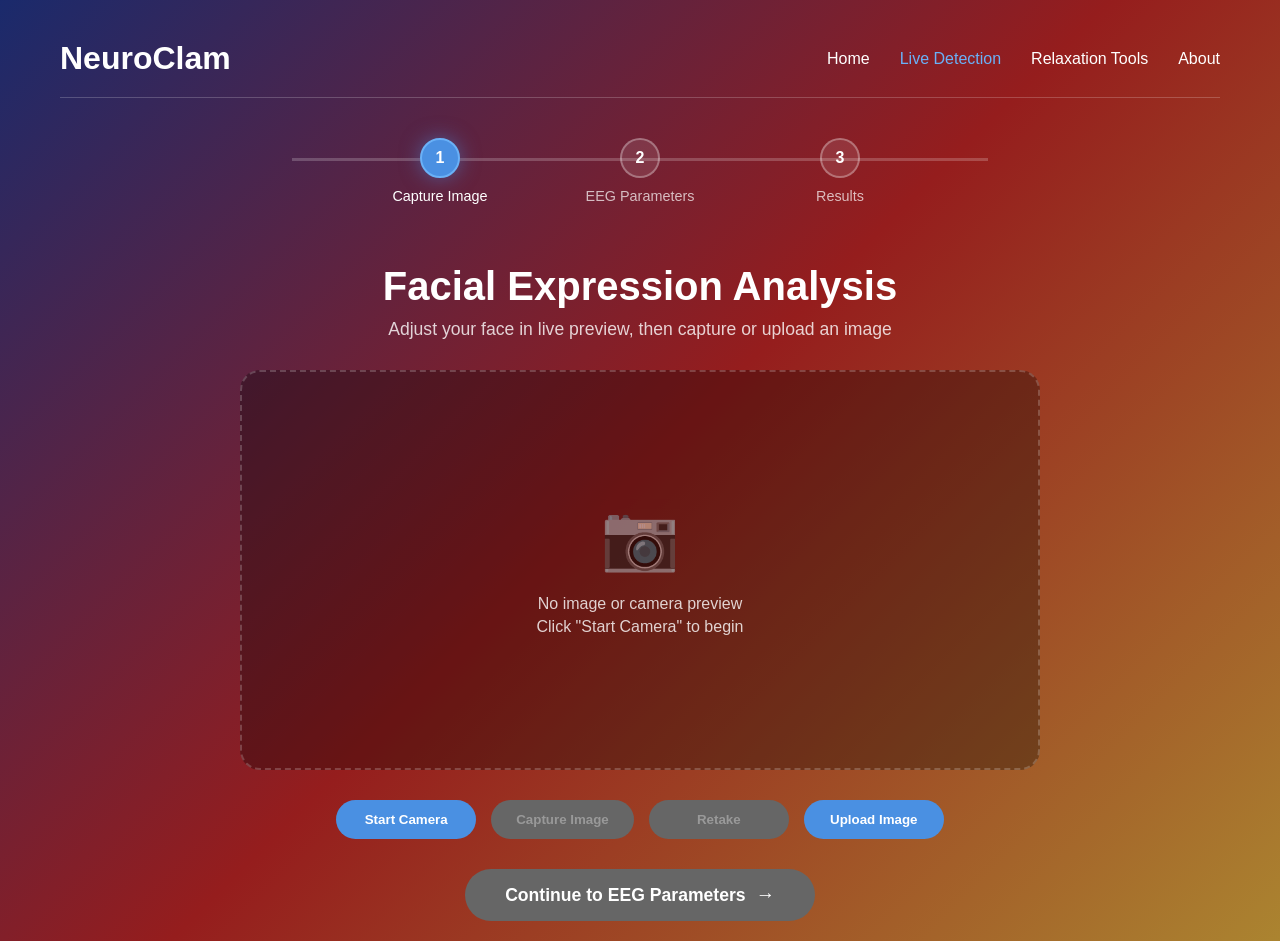
<file: frontend/backup/live-detection.html>
<!DOCTYPE html>
<html lang="en">
<head>
    <meta charset="UTF-8">
    <meta name="viewport" content="width=device-width, initial-scale=1.0">
    <title>NeuroClam - Live Detection</title>
    <link rel="stylesheet" href="live-detection.css">
</head>
<body>
    <div class="container">
        <header>
            <h1>NeuroClam</h1>
            <nav>
                <ul>
                    <li><a href="index.html">Home</a></li>
                    <li><a href="live-detection.html" class="active">Live Detection</a></li>
                    <li><a href="relaxation-tools.html">Relaxation Tools</a></li>
                    <li><a href="about.html">About</a></li>
                </ul>
            </nav>
        </header>

        <main>
            <!-- Progress Steps -->
            <div class="progress-steps">
                <div class="step active" data-step="1">
                    <div class="step-number">1</div>
                    <div class="step-label">Capture Image</div>
                </div>
                <div class="step" data-step="2">
                    <div class="step-number">2</div>
                    <div class="step-label">EEG Parameters</div>
                </div>
                <div class="step" data-step="3">
                    <div class="step-number">3</div>
                    <div class="step-label">Results</div>
                </div>
            </div>

            <!-- Step 1: Image Capture -->
            <div id="step1" class="step-content active">
                <div class="page-title">
                    <h2>Facial Expression Analysis</h2>
                    <p>Adjust your face in live preview, then capture or upload an image</p>
                </div>

                <div class="camera-section">
                    <div class="camera-preview">
                        <div id="cameraPlaceholder" class="camera-placeholder">
                            <div class="placeholder-icon">📷</div>
                            <p>No image or camera preview</p>
                            <p>Click "Start Camera" to begin</p>
                        </div>
                        <video id="videoElement" autoplay playsinline style="display: none;"></video>
                        <canvas id="canvasElement" style="display: none;"></canvas>
                    </div>
                    
                    <div class="camera-controls">
                        <button id="startCamera" class="control-btn">Start Camera</button>
                        <button id="captureBtn" class="control-btn" disabled>Capture Image</button>
                        <button id="retakeBtn" class="control-btn" disabled>Retake</button>
                        <button id="uploadBtn" class="control-btn">Upload Image</button>
                        <input type="file" id="fileInput" accept="image/*" style="display: none;">
                    </div>

                    <div class="next-section">
                        <button id="nextToStep2" class="next-btn" disabled>
                            Continue to EEG Parameters
                            <span class="btn-arrow">→</span>
                        </button>
                    </div>
                </div>
            </div>

            <!-- Step 2: EEG Parameters -->
            <!-- Step 2: EEG Parameters -->
<div id="step2" class="step-content">
    <div class="page-title">
        <h2>EEG Brainwave Analysis</h2>
        <p>Enter your EEG parameters for comprehensive stress assessment</p>
    </div>

    <div class="eeg-section">
        <div class="eeg-inputs">
            <div class="eeg-grid">
                <div class="eeg-param">
                    <label for="alpha">
                     <span class="wave-icon">α</span>
                        TP9
                    </label>
                    <p class="wave-description">Relaxation, meditation</p>
                    <input type="number" id="alpha" value="0" min="0" max="100" step="0.1" placeholder="Enter value">
                    <!-- <div class="value-display">0</div> -->
                </div>
                <div class="eeg-param">
                    <label for="beta">
                        <span class="wave-icon">β</span>
                        AF7
                    </label>
                    <p class="wave-description">Active thinking, focus</p>
                    <input type="number" id="beta" value="0" min="0" max="100" step="0.1" placeholder="Enter value">
                    <div class="value-display">0</div>
                </div>
                <div class="eeg-param">
                    <label for="gamma">
                        <span class="wave-icon">γ</span>
                        AF8
                    </label>
                    <p class="wave-description">Higher processing, learning</p>
                    <input type="number" id="gamma" value="0" min="0" max="100" step="0.1" placeholder="Enter value">
                    <div class="value-display">0</div>
                </div>
                <div class="eeg-param">
                    <label for="theta">
                        <span class="wave-icon">θ</span>
                        TP10
                    </label>
                    <p class="wave-description">Creativity, intuition</p>
                    <input type="number" id="theta" value="0" min="0" max="100" step="0.1" placeholder="Enter value">
                    <div class="value-display">0</div>
                </div>
                <div class="eeg-param full-width">
                    <label for="delta">
                        <span class="wave-icon">δ</span>
                        Right AUX
                    </label>
                    <p class="wave-description">Deep sleep, healing</p>
                    <input type="number" id="delta" value="0" min="0" max="100" step="0.1" placeholder="Enter value">
                    <div class="value-display">0</div>
                </div>
            </div>

            <div class="navigation-buttons">
                <button id="backToStep1" class="nav-btn back-btn">
                    <span class="btn-arrow">←</span>
                    Back to Image
                </button>
                <button id="predictStressBtn" class="nav-btn predict-btn">
                    Analyze Stress Level
                    <span class="btn-icon">🧠</span>
                </button>
            </div>
        </div>
    </div>
</div>

            <!-- Step 3: Results -->
           
<!-- Step 3: Results -->
<div id="step3" class="step-content">
    <div class="page-title">
        <h2>Stress Analysis Complete</h2>
        <p>Your comprehensive stress assessment result</p>
    </div>

    <div class="results-section">
        <div class="result-card">
            <div class="result-main">
                <div class="level-icon" id="levelIcon">😊</div>
                <h3 id="stressLevelText">Not Stressed</h3>
            </div>

            <div class="result-actions">
                <button id="newAnalysisBtn" class="action-btn primary">
                    Start New Analysis
                </button>
                <button id="viewRelaxationBtn" class="action-btn secondary">
                    Try Relaxation Tools
                </button>
            </div>
        </div>
    </div>
</div>
        </main>
    </div>

    <script src="live-detection.js"></script>
</body>
</html>
</file>
<file: frontend/home.css>
/* home.css */
* {
    margin: 0;
    padding: 0;
    box-sizing: border-box;
    font-family: 'Segoe UI', Tahoma, Geneva, Verdana, sans-serif;
}

body {
    background: linear-gradient(135deg,  #1a2a6c,#533483, #ab8430);
    color: white;
    min-height: 100vh;
}

.container {
    max-width: 1200px;
    margin: 0 auto;
    padding: 20px;
}

header {
    display: flex;
    justify-content: space-between;
    align-items: center;
    padding: 20px 0;
    border-bottom: 1px solid rgba(255, 255, 255, 0.2);
}

header h1 {
    font-size: 2rem;
    font-weight: 700;
}

nav ul {
    display: flex;
    list-style: none;
}

nav ul li {
    margin-left: 30px;
}

nav ul li a {
    color: white;
    text-decoration: none;
    font-weight: 500;
    transition: color 0.3s;
}

nav ul li a:hover, nav ul li a.active {
    color: #fdbb2d;
}

.hero {
    text-align: center;
    padding: 80px 0;
}

.hero h2 {
    font-size: 3.5rem;
    margin-bottom: 20px;
    font-weight: 700;
}

.hero p {
    font-size: 1.2rem;
    max-width: 600px;
    margin: 0 auto 40px;
    line-height: 1.6;
}

.cta-button, .secondary-button {
    padding: 12px 30px;
    border: none;
    border-radius: 30px;
    font-size: 1rem;
    font-weight: 600;
    cursor: pointer;
    transition: all 0.3s;
    margin: 0 10px;
}

.cta-button {
    background-color: #fdbb2d;
    color: #1a2a6c;
}

.cta-button:hover {
    background-color: #ffcc44;
    transform: translateY(-3px);
    box-shadow: 0 10px 20px rgba(0, 0, 0, 0.2);
}

.secondary-button {
    background-color: transparent;
    color: white;
    border: 2px solid white;
}

.secondary-button:hover {
    background-color: rgba(255, 255, 255, 0.1);
    transform: translateY(-3px);
}

.content-section {
    max-width: 800px;
    margin: 60px auto;
    padding: 40px;
    background: rgba(255, 255, 255, 0.1);
    border-radius: 20px;
    backdrop-filter: blur(10px);
}

.content-section h3 {
    font-size: 1.8rem;
    margin-bottom: 20px;
}

.content-section p {
    line-height: 1.6;
    font-size: 1.1rem;
}

@media (max-width: 768px) {
    header {
        flex-direction: column;
        text-align: center;
    }
    
    nav ul {
        margin-top: 20px;
        justify-content: center;
    }
    
    nav ul li {
        margin: 0 10px;
    }
    
    .hero h2 {
        font-size: 2.5rem;
    }
    
    .hero p {
        font-size: 1rem;
    }
}
</file>
<file: frontend/about.css>
/* about.css */
* {
    margin: 0;
    padding: 0;
    box-sizing: border-box;
    font-family: 'Segoe UI', Tahoma, Geneva, Verdana, sans-serif;
}

body {
    background: linear-gradient(135deg,  #1a2a6c,#533483, #ab8430);
    color: white;
    min-height: 100vh;
}

.container {
    max-width: 1200px;
    margin: 0 auto;
    padding: 20px;
}

header {
    display: flex;
    justify-content: space-between;
    align-items: center;
    padding: 20px 0;
    border-bottom: 1px solid rgba(255, 255, 255, 0.2);
}

header h1 {
    font-size: 2rem;
    font-weight: 700;
}

nav ul {
    display: flex;
    list-style: none;
}

nav ul li {
    margin-left: 30px;
}

nav ul li a {
    color: white;
    text-decoration: none;
    font-weight: 500;
    transition: color 0.3s;
}

nav ul li a:hover, nav ul li a.active {
    color: #fdbb2d;
}

.page-title {
    text-align: center;
    padding: 40px 0 20px;
}

.page-title h2 {
    font-size: 2.5rem;
    margin-bottom: 10px;
}

.page-title p {
    font-size: 1.1rem;
    opacity: 0.8;
}

.about-content {
    max-width: 1000px;
    margin: 0 auto;
}

.about-section {
    background: rgba(255, 255, 255, 0.1);
    border-radius: 20px;
    padding: 40px;
    margin-bottom: 30px;
    backdrop-filter: blur(10px);
}

.about-section h3 {
    font-size: 1.8rem;
    margin-bottom: 20px;
    color: #fdbb2d;
}

.about-section p {
    line-height: 1.6;
    font-size: 1.1rem;
}

.features-grid {
    display: grid;
    grid-template-columns: repeat(auto-fit, minmax(250px, 1fr));
    gap: 30px;
    margin-top: 30px;
}

.feature {
    text-align: center;
    padding: 20px;
}

.feature-icon {
    font-size: 3rem;
    margin-bottom: 15px;
}

.feature h4 {
    font-size: 1.3rem;
    margin-bottom: 15px;
}

.feature p {
    font-size: 1rem;
}

.tech-stack {
    display: grid;
    grid-template-columns: repeat(auto-fit, minmax(200px, 1fr));
    gap: 20px;
    margin-top: 20px;
}

.tech-item {
    background: rgba(255, 255, 255, 0.05);
    padding: 20px;
    border-radius: 10px;
    text-align: center;
}

.tech-item h4 {
    color: #fdbb2d;
    margin-bottom: 10px;
}

.contact-info {
    margin-top: 20px;
}

.contact-info p {
    margin-bottom: 10px;
    font-size: 1.1rem;
}

@media (max-width: 768px) {
    header {
        flex-direction: column;
        text-align: center;
    }
    
    nav ul {
        margin-top: 20px;
        justify-content: center;
    }
    
    nav ul li {
        margin: 0 10px;
    }
    
    .page-title h2 {
        font-size: 2rem;
    }
    
    .about-section {
        padding: 25px;
    }
    
    .features-grid {
        grid-template-columns: 1fr;
    }
}
</file>
<file: frontend/breathing-exercise.css>
* {
    margin: 0;
    padding: 0;
    box-sizing: border-box;
    font-family: 'Segoe UI', Tahoma, Geneva, Verdana, sans-serif;
}

body {
    background: linear-gradient(135deg, #1a2a6c, #533483, #ab8430);
    color: white;
    min-height: 100vh;
}

.container {
    max-width: 1400px;
    margin: 0 auto;
    padding: 20px;
}

header {
    display: flex;
    justify-content: space-between;
    align-items: center;
    padding: 20px 0;
    border-bottom: 1px solid rgba(255, 255, 255, 0.2);
}

header h1 {
    font-size: 2rem;
    font-weight: 700;
}

nav ul {
    display: flex;
    list-style: none;
}

nav ul li {
    margin-left: 30px;
}

nav ul li a {
    color: white;
    text-decoration: none;
    font-weight: 500;
    transition: color 0.3s;
}

nav ul li a:hover {
    color: #fdbb2d;
}

.page-title {
    text-align: center;
    padding: 40px 0 30px;
}

.page-title h2 {
    font-size: 2.5rem;
    margin-bottom: 10px;
}

.page-title p {
    font-size: 1.2rem;
    opacity: 0.9;
}

/* Breathing Container */
.breathing-container {
    display: grid;
    grid-template-columns: 1fr 400px;
    gap: 40px;
    margin: 30px 0;
}

.breathing-main {
    background: rgba(255, 255, 255, 0.1);
    border-radius: 25px;
    padding: 40px;
    backdrop-filter: blur(10px);
    text-align: center;
}

/* Breathing Visual */
.breathing-visual {
    margin-bottom: 30px;
}

.breathing-circle {
    width: 300px;
    height: 300px;
    border-radius: 50%;
    background: linear-gradient(135deg, #667eea 0%, #764ba2 100%);
    margin: 0 auto 30px;
    display: flex;
    align-items: center;
    justify-content: center;
    transition: all 4s ease-in-out;
    box-shadow: 
        0 20px 40px rgba(0, 0, 0, 0.3),
        inset 0 10px 30px rgba(255, 255, 255, 0.2);
    position: relative;
    overflow: hidden;
}

.breathing-circle::before {
    content: '';
    position: absolute;
    top: -50%;
    left: -50%;
    width: 200%;
    height: 200%;
    background: conic-gradient(transparent, rgba(255, 255, 255, 0.3), transparent);
    animation: rotate 15s linear infinite;
}

@keyframes rotate {
    0% { transform: rotate(0deg); }
    100% { transform: rotate(360deg); }
}

.circle-content {
    text-align: center;
    z-index: 2;
    position: relative;
}

#breathText {
    font-size: 1.5rem;
    font-weight: bold;
    color: white;
    display: block;
    margin-bottom: 10px;
}

#breathTimer {
    font-size: 3rem;
    font-weight: bold;
    color: white;
    margin-bottom: 10px;
    text-shadow: 0 2px 10px rgba(0, 0, 0, 0.3);
}

#phaseProgress {
    font-size: 1rem;
    color: rgba(255, 255, 255, 0.8);
}

/* Breathing Dots */
.breathing-dots {
    display: flex;
    justify-content: center;
    gap: 40px;
    margin-top: 30px;
}

.dot {
    display: flex;
    flex-direction: column;
    align-items: center;
    gap: 8px;
    transition: all 0.3s ease;
}

.dot span {
    font-size: 0.9rem;
    color: rgba(255, 255, 255, 0.6);
    transition: all 0.3s ease;
}

.dot::before {
    content: '';
    width: 16px;
    height: 16px;
    border-radius: 50%;
    background: rgba(255, 255, 255, 0.3);
    transition: all 0.3s ease;
}

.dot.active::before {
    background: #fff;
    transform: scale(1.3);
    box-shadow: 0 0 20px rgba(255, 255, 255, 0.5);
}

.dot.active span {
    color: #fff;
    font-weight: bold;
}

/* Breathing Controls */
.breathing-controls {
    text-align: center;
}

.breathing-instruction {
    font-size: 1.3rem;
    margin-bottom: 25px;
    min-height: 50px;
    display: flex;
    align-items: center;
    justify-content: center;
    font-weight: 500;
}

.breathing-stats {
    display: flex;
    justify-content: center;
    gap: 50px;
    margin: 25px 0;
}

.stat {
    text-align: center;
}

.stat-value {
    display: block;
    font-size: 2rem;
    font-weight: bold;
    color: #fdbb2d;
    margin-bottom: 5px;
}

.stat-label {
    font-size: 1rem;
    color: rgba(255, 255, 255, 0.7);
    text-transform: uppercase;
    letter-spacing: 1px;
}

.control-buttons {
    display: flex;
    justify-content: center;
    gap: 15px;
    margin-top: 20px;
}

.breathing-btn {
    padding: 15px 30px;
    border: none;
    border-radius: 30px;
    font-size: 1.1rem;
    font-weight: 600;
    cursor: pointer;
    transition: all 0.3s ease;
    min-width: 150px;
}

.breathing-btn.start {
    background: linear-gradient(135deg, #4CAF50, #45a049);
    color: white;
}

.breathing-btn.stop {
    background: linear-gradient(135deg, #ff6b6b, #ee5a52);
    color: white;
}

.breathing-btn.reset {
    background: linear-gradient(135deg, #6c757d, #5a6268);
    color: white;
}

.breathing-btn:hover {
    transform: translateY(-3px);
    box-shadow: 0 8px 20px rgba(0, 0, 0, 0.3);
}

.btn-icon {
    margin-right: 8px;
}

/* Sidebar */
.breathing-sidebar {
    display: flex;
    flex-direction: column;
    gap: 25px;
}

.technique-info,
.benefits-card,
.tips-card {
    background: rgba(255, 255, 255, 0.1);
    border-radius: 20px;
    padding: 25px;
    backdrop-filter: blur(10px);
}

.technique-info h3,
.benefits-card h4,
.tips-card h4 {
    margin-bottom: 20px;
    color: #fdbb2d;
    font-size: 1.3rem;
}

.technique-steps {
    display: flex;
    flex-direction: column;
    gap: 20px;
}

.step {
    display: flex;
    align-items: flex-start;
    gap: 15px;
}

.step-number {
    width: 40px;
    height: 40px;
    background: rgba(253, 187, 45, 0.2);
    border: 2px solid #fdbb2d;
    border-radius: 50%;
    display: flex;
    align-items: center;
    justify-content: center;
    font-size: 1.2rem;
    font-weight: bold;
    flex-shrink: 0;
}

.step-content strong {
    display: block;
    margin-bottom: 5px;
    color: #fff;
}

.step-content p {
    color: rgba(255, 255, 255, 0.8);
    font-size: 0.9rem;
    line-height: 1.4;
}

.benefits-list,
.tips-list {
    list-style: none;
}

.benefits-list li,
.tips-list li {
    padding: 8px 0;
    color: rgba(255, 255, 255, 0.9);
    border-bottom: 1px solid rgba(255, 255, 255, 0.1);
}

.benefits-list li:last-child,
.tips-list li:last-child {
    border-bottom: none;
}

/* Progress Section */
.progress-section {
    background: rgba(255, 255, 255, 0.1);
    border-radius: 20px;
    padding: 30px;
    margin-top: 40px;
    backdrop-filter: blur(10px);
}

.progress-section h3 {
    margin-bottom: 20px;
    color: #fdbb2d;
    text-align: center;
    font-size: 1.5rem;
}

.progress-stats {
    display: flex;
    justify-content: space-around;
    text-align: center;
}

.progress-item {
    display: flex;
    flex-direction: column;
    gap: 10px;
}

.progress-item label {
    color: rgba(255, 255, 255, 0.7);
    font-size: 0.9rem;
    text-transform: uppercase;
    letter-spacing: 1px;
}

.progress-item span {
    font-size: 1.8rem;
    font-weight: bold;
    color: #fdbb2d;
}

/* Responsive Design */
@media (max-width: 1024px) {
    .breathing-container {
        grid-template-columns: 1fr;
        gap: 30px;
    }
    
    .breathing-sidebar {
        order: -1;
    }
}

@media (max-width: 768px) {
    header {
        flex-direction: column;
        text-align: center;
        gap: 20px;
    }
    
    nav ul {
        justify-content: center;
        flex-wrap: wrap;
        gap: 15px;
    }
    
    nav ul li {
        margin: 0;
    }
    
    .breathing-circle {
        width: 250px;
        height: 250px;
    }
    
    .breathing-stats {
        gap: 30px;
    }
    
    .stat-value {
        font-size: 1.5rem;
    }
    
    .control-buttons {
        flex-direction: column;
        align-items: center;
    }
    
    .breathing-btn {
        width: 200px;
    }
    
    .progress-stats {
        flex-direction: column;
        gap: 20px;
    }
}

@media (max-width: 480px) {
    .container {
        padding: 15px;
    }
    
    .breathing-main {
        padding: 25px 20px;
    }
    
    .breathing-circle {
        width: 200px;
        height: 200px;
    }
    
    #breathTimer {
        font-size: 2.5rem;
    }
    
    .breathing-dots {
        gap: 20px;
    }
    
    .breathing-stats {
        gap: 20px;
    }
    
    .stat-value {
        font-size: 1.3rem;
    }
}
</file>
<file: frontend/live-detection.css>
/* live-detection.css - Multi-step version */
 * {
    margin: 0;
    padding: 0;
    box-sizing: border-box;
    font-family: 'Segoe UI', Tahoma, Geneva, Verdana, sans-serif;
}

body {
    background: linear-gradient(135deg,  #1a2a6c,#533483, #ab8430);
    color: white;
    min-height: 100vh;
}

.container {
    max-width: 1200px;
    margin: 0 auto;
    padding: 20px;
}

header {
    display: flex;
    justify-content: space-between;
    align-items: center;
    padding: 20px 0;
    border-bottom: 1px solid rgba(255, 255, 255, 0.2);
}

header h1 {
    font-size: 2rem;
    font-weight: 700;
}

nav ul {
    display: flex;
    list-style: none;
}

nav ul li {
    margin-left: 30px;
}

nav ul li a {
    color: white;
    text-decoration: none;
    font-weight: 500;
    transition: color 0.3s;
}

nav ul li a:hover, nav ul li a.active {
    color: #6ab1f7;
}

/* Progress Steps */
.progress-steps {
    display: flex;
    justify-content: center;
    margin: 40px 0;
    position: relative;
}

.progress-steps::before {
    content: '';
    position: absolute;
    top: 20px;
    left: 50%;
    transform: translateX(-50%);
    width: 60%;
    height: 3px;
    background: rgba(255, 255, 255, 0.2);
    z-index: 1;
}

.step {
    display: flex;
    flex-direction: column;
    align-items: center;
    position: relative;
    z-index: 2;
    flex: 1;
    max-width: 200px;
}

.step-number {
    width: 40px;
    height: 40px;
    border-radius: 50%;
    background: rgba(255, 255, 255, 0.1);
    border: 2px solid rgba(255, 255, 255, 0.3);
    display: flex;
    align-items: center;
    justify-content: center;
    font-weight: 600;
    margin-bottom: 10px;
    transition: all 0.3s;
}

.step.active .step-number {
    background: #4a90e2;
    border-color: #6ab1f7;
    box-shadow: 0 0 20px rgba(74, 144, 226, 0.5);
}

.step-label {
    font-size: 0.9rem;
    font-weight: 500;
    opacity: 0.7;
    transition: opacity 0.3s;
}

.step.active .step-label {
    opacity: 1;
}

/* Step Content */
.step-content {
    display: none;
    animation: fadeIn 0.5s ease-in;
}

.step-content.active {
    display: block;
}

@keyframes fadeIn {
    from { opacity: 0; transform: translateY(20px); }
    to { opacity: 1; transform: translateY(0); }
}

.page-title {
    text-align: center;
    padding: 20px 0 30px;
}

.page-title h2 {
    font-size: 2.5rem;
    margin-bottom: 10px;
}

.page-title p {
    font-size: 1.1rem;
    opacity: 0.8;
    max-width: 600px;
    margin: 0 auto;
}

/* Step 1: Camera Section */
.camera-section {
    max-width: 800px;
    margin: 0 auto;
}

.camera-preview {
    width: 100%;
    height: 400px;
    background: rgba(0, 0, 0, 0.3);
    border-radius: 20px;
    display: flex;
    align-items: center;
    justify-content: center;
    margin-bottom: 30px;
    position: relative;
    overflow: hidden;
    border: 2px dashed rgba(255, 255, 255, 0.2);
}

.camera-placeholder {
    text-align: center;
}

.placeholder-icon {
    font-size: 4rem;
    margin-bottom: 20px;
    opacity: 0.5;
}

.camera-placeholder p {
    margin: 5px 0;
    opacity: 0.8;
}

.camera-controls {
    display: flex;
    justify-content: center;
    gap: 15px;
    flex-wrap: wrap;
    margin-bottom: 30px;
}

.control-btn {
    padding: 12px 25px;
    background: #4a90e2;
    color: white;
    border: none;
    border-radius: 30px;
    font-weight: 600;
    cursor: pointer;
    transition: all 0.3s;
    min-width: 140px;
}

.control-btn:hover:not(:disabled) {
    background: #6ab1f7;
    transform: translateY(-2px);
}

.control-btn:disabled {
    background: #666;
    color: #999;
    cursor: not-allowed;
    transform: none;
}

.next-section {
    text-align: center;
}

.next-btn {
    padding: 15px 40px;
    background: linear-gradient(135deg, #4a90e2, #6ab1f7);
    color: white;
    border: none;
    border-radius: 50px;
    font-size: 1.1rem;
    font-weight: 600;
    cursor: pointer;
    transition: all 0.3s;
    display: inline-flex;
    align-items: center;
    gap: 10px;
    box-shadow: 0 10px 30px rgba(74, 144, 226, 0.4);
}

.next-btn:hover:not(:disabled) {
    transform: translateY(-3px) scale(1.05);
    box-shadow: 0 15px 40px rgba(74, 144, 226, 0.6);
}

.next-btn:disabled {
    background: #666;
    cursor: not-allowed;
    transform: none;
    box-shadow: none;
}

.btn-arrow {
    font-size: 1.2rem;
    transition: transform 0.3s;
}

.next-btn:hover:not(:disabled) .btn-arrow {
    transform: translateX(5px);
}

/* Step 2: EEG Section */
/* Step 2: EEG Section - Centered without animation */
/* Autofill Section Styles */
.autofill-section {
    text-align: center;
    margin: 30px 0;
    padding: 20px;
    background: rgba(255, 255, 255, 0.05);
    border-radius: 15px;
    border: 1px dashed rgba(255, 255, 255, 0.2);
}

.autofill-btn {
    padding: 15px 30px;
    background: linear-gradient(135deg, #667eea 0%, #764ba2 100%);
    color: white;
    border: none;
    border-radius: 50px;
    font-weight: 600;
    cursor: pointer;
    transition: all 0.3s ease;
    font-size: 1rem;
    display: inline-flex;
    align-items: center;
    gap: 10px;
}

.autofill-btn:hover {
    transform: translateY(-2px);
    box-shadow: 0 10px 25px rgba(102, 126, 234, 0.3);
}

.autofill-btn:active {
    transform: translateY(0);
}

.autofill-btn:disabled {
    background: #6c757d;
    cursor: not-allowed;
    transform: none;
    box-shadow: none;
}

.autofill-status {
    margin-top: 15px;
    padding: 10px;
    border-radius: 8px;
    font-size: 0.9rem;
    min-height: 20px;
}

.autofill-status.success {
    background: rgba(40, 167, 69, 0.2);
    color: #28a745;
    border: 1px solid rgba(40, 167, 69, 0.3);
}

.autofill-status.error {
    background: rgba(220, 53, 69, 0.2);
    color: #dc3545;
    border: 1px solid rgba(220, 53, 69, 0.3);
}

.autofill-status.loading {
    background: rgba(23, 162, 184, 0.2);
    color: #17a2b8;
    border: 1px solid rgba(23, 162, 184, 0.3);
}
.eeg-section {
    max-width: 800px;
    margin: 0 auto;
}

.eeg-inputs {
    background: rgba(255, 255, 255, 0.05);
    border-radius: 20px;
    padding: 40px;
    backdrop-filter: blur(10px);
    text-align: center;
}

.eeg-grid {
    display: grid;
    grid-template-columns: 1fr 1fr;
    gap: 25px;
    margin-bottom: 30px;
}

.eeg-param {
    display: flex;
    flex-direction: column;
    text-align: left;
}

.eeg-param.full-width {
    grid-column: 1 / span 2;
}

.eeg-param label {
    display: flex;
    align-items: center;
    gap: 10px;
    margin-bottom: 8px;
    font-weight: 600;
    color: #6ab1f7;
    font-size: 1.1rem;
}

.wave-icon {
    font-size: 1.4rem;
    font-weight: bold;
    background: rgba(106, 177, 247, 0.2);
    width: 35px;
    height: 35px;
    border-radius: 50%;
    display: flex;
    align-items: center;
    justify-content: center;
}

.wave-description {
    font-size: 0.9rem;
    opacity: 0.7;
    margin-bottom: 12px;
    line-height: 1.4;
}

.eeg-param input {
    padding: 14px 16px;
    border-radius: 12px;
    border: 2px solid rgba(255, 255, 255, 0.2);
    background: rgba(255, 255, 255, 0.1);
    color: white;
    font-size: 1.1rem;
    transition: all 0.3s;
    text-align: center;
}

.eeg-param input:focus {
    outline: none;
    border-color: #4a90e2;
    background: rgba(255, 255, 255, 0.15);
    box-shadow: 0 0 20px rgba(74, 144, 226, 0.3);
}

.eeg-param input::placeholder {
    color: rgba(255, 255, 255, 0.5);
}

.value-display {
    margin-top: 8px;
    font-size: 1rem;
    font-weight: 600;
    text-align: center;
    color: #6ab1f7;
    background: rgba(106, 177, 247, 0.1);
    padding: 5px 10px;
    border-radius: 8px;
    border: 1px solid rgba(106, 177, 247, 0.3);
}

.navigation-buttons {
    display: flex;
    gap: 20px;
    justify-content: center;
    margin-top: 20px;
}

.nav-btn {
    padding: 14px 30px;
    border: none;
    border-radius: 30px;
    font-weight: 600;
    cursor: pointer;
    transition: all 0.3s;
    display: flex;
    align-items: center;
    gap: 10px;
    font-size: 1rem;
    min-width: 180px;
    justify-content: center;
}

.back-btn {
    background: rgba(255, 255, 255, 0.1);
    color: white;
    border: 2px solid rgba(255, 255, 255, 0.3);
}

.back-btn:hover {
    background: rgba(255, 255, 255, 0.2);
    transform: translateY(-2px);
    box-shadow: 0 8px 20px rgba(255, 255, 255, 0.1);
}

.predict-btn {
    background: linear-gradient(135deg, #4a90e2, #6ab1f7);
    color: white;
}

.predict-btn:hover {
    transform: translateY(-2px) scale(1.05);
    box-shadow: 0 12px 25px rgba(74, 144, 226, 0.4);
}

/* Remove the old animation styles that are no longer needed */
.eeg-visualization,
.brain-graphic,
.brain-waves,
.wave,
.wave-animation {
    display: none;
}

/* Responsive design for EEG section */
@media (max-width: 900px) {
    .eeg-grid {
        grid-template-columns: 1fr;
        gap: 20px;
    }
    
    .eeg-param.full-width {
        grid-column: 1;
    }
    
    .eeg-inputs {
        padding: 30px 25px;
    }
}

@media (max-width: 768px) {
    .eeg-section {
        max-width: 100%;
    }
    
    .navigation-buttons {
        flex-direction: column;
        align-items: center;
    }
    
    .nav-btn {
        width: 100%;
        max-width: 300px;
    }
    
    .eeg-inputs {
        padding: 25px 20px;
    }
    
    .eeg-param input {
        padding: 12px 14px;
        font-size: 1rem;
    }
}

@media (max-width: 480px) {
    .eeg-inputs {
        padding: 20px 15px;
    }
    
    .eeg-param label {
        font-size: 1rem;
    }
    
    .wave-icon {
        width: 30px;
        height: 30px;
        font-size: 1.2rem;
    }
}

/* Step 3: Results */
/* Step 3: Simplified Results */
.results-section {
    max-width: 500px;
    margin: 0 auto;
}

.result-card {
    background: rgba(255, 255, 255, 0.1);
    border-radius: 25px;
    padding: 60px 40px;
    backdrop-filter: blur(10px);
    border: 1px solid rgba(255, 255, 255, 0.2);
    text-align: center;
    box-shadow: 0 20px 40px rgba(0, 0, 0, 0.3);
}

.result-main {
    margin-bottom: 50px;
}

.level-icon {
    font-size: 8rem;
    margin-bottom: 30px;
    display: block;
    animation: pulse 2s infinite;
}

.result-card h3 {
    font-size: 3rem;
    margin-bottom: 0;
    font-weight: 700;
}

@keyframes pulse {
    0%, 100% { transform: scale(1); }
    50% { transform: scale(1.1); }
}
.stress-description {
    margin: 15px 0;
    padding: 15px;
    background: rgba(255, 255, 255, 0.1);
    border-radius: 10px;
    border-left: 4px solid #fdbb2d;
    font-size: 14px;
    line-height: 1.5;
    text-align: center;
}

/* Stress Level Colors - Enhanced */
.stress-level-not-stressed { 
    color: #4CAF50;
    text-shadow: 0 0 30px rgba(76, 175, 80, 0.6);
}
.stress-level-acute { 
    color: #FF9800;
    text-shadow: 0 0 30px rgba(255, 152, 0, 0.6);
}
.stress-level-episodic { 
    color: #F44336;
    text-shadow: 0 0 30px rgba(244, 67, 54, 0.6);
}
.stress-level-chronic { 
    color: #9C27B0;
    text-shadow: 0 0 30px rgba(156, 39, 176, 0.6);
}

.result-actions {
    display: flex;
    gap: 15px;
    justify-content: center;
}

.action-btn {
    padding: 14px 30px;
    border: none;
    border-radius: 30px;
    font-weight: 600;
    cursor: pointer;
    transition: all 0.3s;
    min-width: 160px;
    font-size: 1rem;
}

.action-btn.primary {
    background: #4a90e2;
    color: white;
}

.action-btn.primary:hover {
    background: #6ab1f7;
    transform: translateY(-3px);
    box-shadow: 0 10px 25px rgba(74, 144, 226, 0.4);
}

.action-btn.secondary {
    background: transparent;
    color: white;
    border: 2px solid white;
}

.action-btn.secondary:hover {
    background: rgba(255, 255, 255, 0.1);
    transform: translateY(-3px);
}

/* Responsive design for results */
@media (max-width: 768px) {
    .result-card {
        padding: 50px 25px;
    }
    
    .level-icon {
        font-size: 6rem;
    }
    
    .result-card h3 {
        font-size: 2.5rem;
    }
    
    .result-actions {
        flex-direction: column;
        align-items: center;
    }
    
    .action-btn {
        width: 100%;
        max-width: 250px;
    }
}

@media (max-width: 480px) {
    .result-card {
        padding: 40px 20px;
    }
    
    .level-icon {
        font-size: 5rem;
    }
    
    .result-card h3 {
        font-size: 2rem;
    }
}
/* Stress Level Colors */
.stress-level-not-stressed { color: #4CAF50; }
.stress-level-acute { color: #FF9800; }
.stress-level-episodic { color: #F44336; }
.stress-level-chronic { color: #9C27B0; }

/* Responsive Design */
@media (max-width: 900px) {
    .eeg-section {
        grid-template-columns: 1fr;
        gap: 20px;
    }
    
    .eeg-grid {
        grid-template-columns: 1fr;
    }
    
    .eeg-param.full-width {
        grid-column: 1;
    }
    
    .detail-row {
        grid-template-columns: 1fr;
    }
    
    .result-actions {
        flex-direction: column;
    }
}

@media (max-width: 768px) {
    header {
        flex-direction: column;
        text-align: center;
    }
    
    nav ul {
        margin-top: 20px;
        justify-content: center;
    }
    
    nav ul li {
        margin: 0 10px;
    }
    
    .progress-steps::before {
        width: 80%;
    }
    
    .step-label {
        font-size: 0.8rem;
    }
    
    .page-title h2 {
        font-size: 2rem;
    }
    
    .camera-controls {
        flex-direction: column;
        align-items: center;
    }
    
    .control-btn {
        width: 200px;
    }
    
    .navigation-buttons {
        flex-direction: column;
    }
    
    .result-header {
        flex-direction: column;
        text-align: center;
    }
} 

.autofill-status {
    margin-top: 10px;
    padding: 8px 12px;
    border-radius: 8px;
    font-size: 0.9rem;
    text-align: center;
    transition: all 0.3s ease;
}

.autofill-status.loading {
    background: rgba(255, 193, 7, 0.2);
    border: 1px solid #ffc107;
    color: #ffc107;
}

.autofill-status.success {
    background: rgba(40, 167, 69, 0.2);
    border: 1px solid #28a745;
    color: #28a745;
}

.autofill-status.warning {
    background: rgba(255, 193, 7, 0.2);
    border: 1px solid #ffc107;
    color: #ffc107;
}

.autofill-status.error {
    background: rgba(220, 53, 69, 0.2);
    border: 1px solid #dc3545;
    color: #dc3545;
}
</file>
<file: frontend/relaxation-tools.css>
/* relaxation-tools.css 
* {
    margin: 0;
    padding: 0;
    box-sizing: border-box;
    font-family: 'Segoe UI', Tahoma, Geneva, Verdana, sans-serif;
}

body {
    background: linear-gradient(135deg,  #1a2a6c, #951d1d, #ab8430);
    color: white;
    min-height: 100vh;
}

.container {
    max-width: 1200px;
    margin: 0 auto;
    padding: 20px;
}

header {
    display: flex;
    justify-content: space-between;
    align-items: center;
    padding: 20px 0;
    border-bottom: 1px solid rgba(255, 255, 255, 0.2);
}

header h1 {
    font-size: 2rem;
    font-weight: 700;
}

nav ul {
    display: flex;
    list-style: none;
}

nav ul li {
    margin-left: 30px;
}

nav ul li a {
    color: white;
    text-decoration: none;
    font-weight: 500;
    transition: color 0.3s;
}

nav ul li a:hover, nav ul li a.active {
    color: #fdbb2d;
}

.page-title {
    text-align: center;
    padding: 40px 0 20px;
}

.page-title h2 {
    font-size: 2.5rem;
    margin-bottom: 10px;
}

.page-title p {
    font-size: 1.1rem;
    opacity: 0.8;
}

.tools-grid {
    display: grid;
    grid-template-columns: repeat(auto-fit, minmax(300px, 1fr));
    gap: 30px;
    margin-top: 40px;
}

.tool-card {
    background: rgba(255, 255, 255, 0.1);
    border-radius: 20px;
    padding: 30px;
    text-align: center;
    backdrop-filter: blur(10px);
    transition: transform 0.3s, box-shadow 0.3s;
    display: flex;
    flex-direction: column;
    height: 100%;
}

.tool-card:hover {
    transform: translateY(-10px);
    box-shadow: 0 15px 30px rgba(0, 0, 0, 0.2);
}

.tool-icon {
    font-size: 4rem;
    margin-bottom: 20px;
}

.tool-card h3 {
    font-size: 1.5rem;
    margin-bottom: 15px;
}

.tool-card p {
    margin-bottom: 25px;
    line-height: 1.6;
    flex-grow: 1;
}

.tool-btn {
    padding: 12px 25px;
    background: #fdbb2d;
    color: #1a2a6c;
    border: none;
    border-radius: 30px;
    font-weight: 600;
    cursor: pointer;
    transition: all 0.3s;
    width: 100%;
}

.tool-btn:hover {
    background: #ffcc44;
    transform: translateY(-2px);
}

/* Modal styles */
/* .modal { 
    display: none;
    position: fixed;
    z-index: 1000;
    left: 0;
    top: 0;
    width: 100%;
    height: 100%;
    background-color: rgba(0, 0, 0, 0.7);
}

.modal-content {
    background: linear-gradient(135deg, #1a2a6c, #b21f1f);
    margin: 5% auto;
    padding: 30px;
    border-radius: 20px;
    width: 80%;
    max-width: 600px;
    position: relative;
    box-shadow: 0 10px 30px rgba(0, 0, 0, 0.3);
}

.close {
    color: white;
    float: right;
    font-size: 28px;
    font-weight: bold;
    cursor: pointer;
    transition: color 0.3s;
}

.close:hover {
    color: #fdbb2d;
}

.modal-body {
    padding: 20px 0;
}

.modal-body h3 {
    font-size: 1.8rem;
    margin-bottom: 20px;
    text-align: center;
}

.breathing-exercise {
    text-align: center;
}

.breathing-circle {
    width: 200px;
    height: 200px;
    border-radius: 50%;
    background: rgba(255, 255, 255, 0.1);
    margin: 0 auto 30px;
    display: flex;
    align-items: center;
    justify-content: center;
    font-size: 1.5rem;
    transition: all 4s ease-in-out;
}

.breathing-instruction {
    font-size: 1.2rem;
    margin-bottom: 20px;
}

.audio-controls {
    display: flex;
    justify-content: center;
    gap: 15px;
    margin-top: 20px;
}

.audio-btn {
    padding: 10px 20px;
    background: #fdbb2d;
    color: #1a2a6c;
    border: none;
    border-radius: 30px;
    font-weight: 600;
    cursor: pointer;
    transition: all 0.3s;
}

.audio-btn:hover {
    background: #ffcc44;
}

@media (max-width: 768px) {
    header {
        flex-direction: column;
        text-align: center;
    }
    
    nav ul {
        margin-top: 20px;
        justify-content: center;
    }
    
    nav ul li {
        margin: 0 10px;
    }
    
    .page-title h2 {
        font-size: 2rem;
    }
    
    .tools-grid {
        grid-template-columns: 1fr;
    }
    
    .modal-content {
        width: 90%;
        margin: 10% auto;
    }
}*/

/* relaxation-tools.css */
* {
    margin: 0;
    padding: 0;
    box-sizing: border-box;
    font-family: 'Segoe UI', Tahoma, Geneva, Verdana, sans-serif;
}

body {
    background: linear-gradient(135deg,  #1a2a6c,#533483, #ab8430);
    color: white;
    min-height: 100vh;
}

.container {
    max-width: 1200px;
    margin: 0 auto;
    padding: 20px;
}

header {
    display: flex;
    justify-content: space-between;
    align-items: center;
    padding: 20px 0;
    border-bottom: 1px solid rgba(255, 255, 255, 0.2);
}

header h1 {
    font-size: 2rem;
    font-weight: 700;
}

nav ul {
    display: flex;
    list-style: none;
}

nav ul li {
    margin-left: 30px;
}

nav ul li a {
    color: white;
    text-decoration: none;
    font-weight: 500;
    transition: color 0.3s;
}

nav ul li a:hover, nav ul li a.active {
    color: #fdbb2d;
}

.page-title {
    text-align: center;
    padding: 40px 0 20px;
}

.page-title h2 {
    font-size: 2.5rem;
    margin-bottom: 10px;
}

.page-title p {
    font-size: 1.1rem;
    opacity: 0.8;
}

/* Vertical cards layout */
/* main > div:not(.page-title) {
    display: flex;
    flex-direction: column;
    gap: 30px;
    margin-top: 40px;
    align-items: center;
} */

.tools-container {
    display: flex;
    flex-direction: row;
    gap: 30px;
    margin-top: 40px;
    justify-content: center;
    align-items: stretch;
}

.tool-card {
    background: rgba(255, 255, 255, 0.1);
    border-radius: 20px;
    padding: 30px;
    text-align: center;
    backdrop-filter: blur(10px);
    transition: transform 0.3s, box-shadow 0.3s;
    display: flex;
    flex-direction: column;
    width: 100%;
    max-width: 400px;
}

.tool-card:hover {
    transform: translateY(-10px);
    box-shadow: 0 15px 30px rgba(0, 0, 0, 0.2);
}

.tool-icon {
    font-size: 4rem;
    margin-bottom: 20px;
}

.tool-card h3 {
    font-size: 1.5rem;
    margin-bottom: 15px;
}

.tool-card p {
    margin-bottom: 25px;
    line-height: 1.6;
    flex-grow: 1;
}

.tool-btn {
    padding: 12px 25px;
    background: #fdbb2d;
    color: #1a2a6c;
    border: none;
    border-radius: 30px;
    font-weight: 600;
    cursor: pointer;
    transition: all 0.3s;
    width: 100%;
}

.tool-btn:hover {
    background: #ffcc44;
    transform: translateY(-2px);
}

/* Modal styles */
/* Breathing Exercise Styles */
.breathing-visual {
    display: flex;
    flex-direction: column;
    align-items: center;
    margin: 20px 0;
}

.breathing-circle {
    width: 200px;
    height: 200px;
    border-radius: 50%;
    background: linear-gradient(135deg, #667eea 0%, #764ba2 100%);
    display: flex;
    align-items: center;
    justify-content: center;
    transition: all 4s ease-in-out;
    box-shadow: 0 10px 30px rgba(0,0,0,0.3);
    position: relative;
    overflow: hidden;
}

.breathing-circle::before {
    content: '';
    position: absolute;
    top: -50%;
    left: -50%;
    width: 200%;
    height: 200%;
    background: conic-gradient(transparent, rgba(255,255,255,0.3), transparent);
    animation: rotate 10s linear infinite;
}

@keyframes rotate {
    0% { transform: rotate(0deg); }
    100% { transform: rotate(360deg); }
}

.circle-content {
    text-align: center;
    z-index: 2;
    position: relative;
}

#breathText {
    font-size: 1.2rem;
    font-weight: bold;
    color: white;
    display: block;
}

#breathTimer {
    font-size: 2rem;
    font-weight: bold;
    color: white;
    margin-top: 5px;
}

.breathing-dots {
    display: flex;
    gap: 15px;
    margin-top: 20px;
}

.dot {
    width: 12px;
    height: 12px;
    border-radius: 50%;
    background: rgba(255,255,255,0.3);
    transition: all 0.3s ease;
}

.dot.active {
    background: #fff;
    transform: scale(1.3);
}

.breathing-controls {
    text-align: center;
    margin-top: 20px;
}

.breathing-instruction {
    font-size: 1.1rem;
    margin-bottom: 15px;
    min-height: 40px;
    display: flex;
    align-items: center;
    justify-content: center;
}

.breathing-stats {
    display: flex;
    justify-content: center;
    gap: 30px;
    margin: 15px 0;
}

.stat {
    text-align: center;
}

.stat-value {
    display: block;
    font-size: 1.5rem;
    font-weight: bold;
    color: #fdbb2d;
}

.stat-label {
    font-size: 0.9rem;
    color: rgba(255,255,255,0.7);
}

.breathing-btn {
    padding: 12px 30px;
    border: none;
    border-radius: 25px;
    font-size: 1rem;
    cursor: pointer;
    transition: all 0.3s ease;
    margin: 5px;
}

.breathing-btn.start {
    background: linear-gradient(135deg, #4CAF50, #45a049);
    color: white;
}

.breathing-btn.stop {
    background: linear-gradient(135deg, #ff6b6b, #ee5a52);
    color: white;
}

.breathing-btn:hover {
    transform: translateY(-2px);
    box-shadow: 0 5px 15px rgba(0,0,0,0.2);
}

.btn-icon {
    margin-right: 8px;
}

.breathing-technique {
    margin-top: 25px;
    padding: 20px;
    background: rgba(255,255,255,0.1);
    border-radius: 15px;
}

.technique-steps {
    display: flex;
    justify-content: space-around;
    margin-top: 15px;
}

.step {
    text-align: center;
}

.step-number {
    display: block;
    width: 50px;
    height: 50px;
    background: rgba(253, 187, 45, 0.2);
    border: 2px solid #fdbb2d;
    border-radius: 50%;
    line-height: 46px;
    font-size: 1.2rem;
    font-weight: bold;
    margin: 0 auto 8px;
}

.step-text {
    font-size: 0.9rem;
    color: rgba(255,255,255,0.8);
}
.modal {
    display: none;
    position: fixed;
    z-index: 1000;
    left: 0;
    top: 0;
    width: 100%;
    height: 100%;
    background-color: rgba(0, 0, 0, 0.7);
}

.modal-content {
    background: linear-gradient(135deg, #1a2a6c, #b21f1f);
    margin: 5% auto;
    padding: 30px;
    border-radius: 20px;
    width: 80%;
    max-width: 600px;
    position: relative;
    box-shadow: 0 10px 30px rgba(0, 0, 0, 0.3);
}

.close {
    color: white;
    float: right;
    font-size: 28px;
    font-weight: bold;
    cursor: pointer;
    transition: color 0.3s;
}

.close:hover {
    color: #fdbb2d;
}

#modalBody {
    padding: 20px 0;
}

#modalBody h3 {
    font-size: 1.8rem;
    margin-bottom: 20px;
    text-align: center;
}

.breathing-exercise {
    text-align: center;
}

.breathing-circle {
    width: 200px;
    height: 200px;
    border-radius: 50%;
    background: rgba(255, 255, 255, 0.1);
    margin: 0 auto 30px;
    display: flex;
    align-items: center;
    justify-content: center;
    font-size: 1.5rem;
    transition: all 4s ease-in-out;
}

.breathing-instruction {
    font-size: 1.2rem;
    margin-bottom: 20px;
}

.audio-controls {
    display: flex;
    justify-content: center;
    gap: 15px;
    margin-top: 20px;
}

.audio-btn {
    padding: 10px 20px;
    background: #fdbb2d;
    color: #1a2a6c;
    border: none;
    border-radius: 30px;
    font-weight: 600;
    cursor: pointer;
    transition: all 0.3s;
}

.audio-btn:hover {
    background: #ffcc44;
}

@media (max-width: 768px) {
    header {
        flex-direction: column;
        text-align: center;
    }
    
    nav ul {
        margin-top: 20px;
        justify-content: center;
    }
    
    nav ul li {
        margin: 0 10px;
    }
    
    .page-title h2 {
        font-size: 2rem;
    }
    
    .tool-card {
        max-width: 100%;
    }
    
    .modal-content {
        width: 90%;
        margin: 10% auto;
    }
}
</file>
<file: frontend/backup/live-detection.css>
/* live-detection.css - Multi-step version */
 * {
    margin: 0;
    padding: 0;
    box-sizing: border-box;
    font-family: 'Segoe UI', Tahoma, Geneva, Verdana, sans-serif;
}

body {
    background: linear-gradient(135deg, #1a2a6c, #951d1d, #ab8430);
    color: white;
    min-height: 100vh;
}

.container {
    max-width: 1200px;
    margin: 0 auto;
    padding: 20px;
}

header {
    display: flex;
    justify-content: space-between;
    align-items: center;
    padding: 20px 0;
    border-bottom: 1px solid rgba(255, 255, 255, 0.2);
}

header h1 {
    font-size: 2rem;
    font-weight: 700;
}

nav ul {
    display: flex;
    list-style: none;
}

nav ul li {
    margin-left: 30px;
}

nav ul li a {
    color: white;
    text-decoration: none;
    font-weight: 500;
    transition: color 0.3s;
}

nav ul li a:hover, nav ul li a.active {
    color: #6ab1f7;
}

/* Progress Steps */
.progress-steps {
    display: flex;
    justify-content: center;
    margin: 40px 0;
    position: relative;
}

.progress-steps::before {
    content: '';
    position: absolute;
    top: 20px;
    left: 50%;
    transform: translateX(-50%);
    width: 60%;
    height: 3px;
    background: rgba(255, 255, 255, 0.2);
    z-index: 1;
}

.step {
    display: flex;
    flex-direction: column;
    align-items: center;
    position: relative;
    z-index: 2;
    flex: 1;
    max-width: 200px;
}

.step-number {
    width: 40px;
    height: 40px;
    border-radius: 50%;
    background: rgba(255, 255, 255, 0.1);
    border: 2px solid rgba(255, 255, 255, 0.3);
    display: flex;
    align-items: center;
    justify-content: center;
    font-weight: 600;
    margin-bottom: 10px;
    transition: all 0.3s;
}

.step.active .step-number {
    background: #4a90e2;
    border-color: #6ab1f7;
    box-shadow: 0 0 20px rgba(74, 144, 226, 0.5);
}

.step-label {
    font-size: 0.9rem;
    font-weight: 500;
    opacity: 0.7;
    transition: opacity 0.3s;
}

.step.active .step-label {
    opacity: 1;
}

/* Step Content */
.step-content {
    display: none;
    animation: fadeIn 0.5s ease-in;
}

.step-content.active {
    display: block;
}

@keyframes fadeIn {
    from { opacity: 0; transform: translateY(20px); }
    to { opacity: 1; transform: translateY(0); }
}

.page-title {
    text-align: center;
    padding: 20px 0 30px;
}

.page-title h2 {
    font-size: 2.5rem;
    margin-bottom: 10px;
}

.page-title p {
    font-size: 1.1rem;
    opacity: 0.8;
    max-width: 600px;
    margin: 0 auto;
}

/* Step 1: Camera Section */
.camera-section {
    max-width: 800px;
    margin: 0 auto;
}

.camera-preview {
    width: 100%;
    height: 400px;
    background: rgba(0, 0, 0, 0.3);
    border-radius: 20px;
    display: flex;
    align-items: center;
    justify-content: center;
    margin-bottom: 30px;
    position: relative;
    overflow: hidden;
    border: 2px dashed rgba(255, 255, 255, 0.2);
}

.camera-placeholder {
    text-align: center;
}

.placeholder-icon {
    font-size: 4rem;
    margin-bottom: 20px;
    opacity: 0.5;
}

.camera-placeholder p {
    margin: 5px 0;
    opacity: 0.8;
}

.camera-controls {
    display: flex;
    justify-content: center;
    gap: 15px;
    flex-wrap: wrap;
    margin-bottom: 30px;
}

.control-btn {
    padding: 12px 25px;
    background: #4a90e2;
    color: white;
    border: none;
    border-radius: 30px;
    font-weight: 600;
    cursor: pointer;
    transition: all 0.3s;
    min-width: 140px;
}

.control-btn:hover:not(:disabled) {
    background: #6ab1f7;
    transform: translateY(-2px);
}

.control-btn:disabled {
    background: #666;
    color: #999;
    cursor: not-allowed;
    transform: none;
}

.next-section {
    text-align: center;
}

.next-btn {
    padding: 15px 40px;
    background: linear-gradient(135deg, #4a90e2, #6ab1f7);
    color: white;
    border: none;
    border-radius: 50px;
    font-size: 1.1rem;
    font-weight: 600;
    cursor: pointer;
    transition: all 0.3s;
    display: inline-flex;
    align-items: center;
    gap: 10px;
    box-shadow: 0 10px 30px rgba(74, 144, 226, 0.4);
}

.next-btn:hover:not(:disabled) {
    transform: translateY(-3px) scale(1.05);
    box-shadow: 0 15px 40px rgba(74, 144, 226, 0.6);
}

.next-btn:disabled {
    background: #666;
    cursor: not-allowed;
    transform: none;
    box-shadow: none;
}

.btn-arrow {
    font-size: 1.2rem;
    transition: transform 0.3s;
}

.next-btn:hover:not(:disabled) .btn-arrow {
    transform: translateX(5px);
}

/* Step 2: EEG Section */
/* Step 2: EEG Section - Centered without animation */
.eeg-section {
    max-width: 800px;
    margin: 0 auto;
}

.eeg-inputs {
    background: rgba(255, 255, 255, 0.05);
    border-radius: 20px;
    padding: 40px;
    backdrop-filter: blur(10px);
    text-align: center;
}

.eeg-grid {
    display: grid;
    grid-template-columns: 1fr 1fr;
    gap: 25px;
    margin-bottom: 30px;
}

.eeg-param {
    display: flex;
    flex-direction: column;
    text-align: left;
}

.eeg-param.full-width {
    grid-column: 1 / span 2;
}

.eeg-param label {
    display: flex;
    align-items: center;
    gap: 10px;
    margin-bottom: 8px;
    font-weight: 600;
    color: #6ab1f7;
    font-size: 1.1rem;
}

.wave-icon {
    font-size: 1.4rem;
    font-weight: bold;
    background: rgba(106, 177, 247, 0.2);
    width: 35px;
    height: 35px;
    border-radius: 50%;
    display: flex;
    align-items: center;
    justify-content: center;
}

.wave-description {
    font-size: 0.9rem;
    opacity: 0.7;
    margin-bottom: 12px;
    line-height: 1.4;
}

.eeg-param input {
    padding: 14px 16px;
    border-radius: 12px;
    border: 2px solid rgba(255, 255, 255, 0.2);
    background: rgba(255, 255, 255, 0.1);
    color: white;
    font-size: 1.1rem;
    transition: all 0.3s;
    text-align: center;
}

.eeg-param input:focus {
    outline: none;
    border-color: #4a90e2;
    background: rgba(255, 255, 255, 0.15);
    box-shadow: 0 0 20px rgba(74, 144, 226, 0.3);
}

.eeg-param input::placeholder {
    color: rgba(255, 255, 255, 0.5);
}

.value-display {
    margin-top: 8px;
    font-size: 1rem;
    font-weight: 600;
    text-align: center;
    color: #6ab1f7;
    background: rgba(106, 177, 247, 0.1);
    padding: 5px 10px;
    border-radius: 8px;
    border: 1px solid rgba(106, 177, 247, 0.3);
}

.navigation-buttons {
    display: flex;
    gap: 20px;
    justify-content: center;
    margin-top: 20px;
}

.nav-btn {
    padding: 14px 30px;
    border: none;
    border-radius: 30px;
    font-weight: 600;
    cursor: pointer;
    transition: all 0.3s;
    display: flex;
    align-items: center;
    gap: 10px;
    font-size: 1rem;
    min-width: 180px;
    justify-content: center;
}

.back-btn {
    background: rgba(255, 255, 255, 0.1);
    color: white;
    border: 2px solid rgba(255, 255, 255, 0.3);
}

.back-btn:hover {
    background: rgba(255, 255, 255, 0.2);
    transform: translateY(-2px);
    box-shadow: 0 8px 20px rgba(255, 255, 255, 0.1);
}

.predict-btn {
    background: linear-gradient(135deg, #4a90e2, #6ab1f7);
    color: white;
}

.predict-btn:hover {
    transform: translateY(-2px) scale(1.05);
    box-shadow: 0 12px 25px rgba(74, 144, 226, 0.4);
}

/* Remove the old animation styles that are no longer needed */
.eeg-visualization,
.brain-graphic,
.brain-waves,
.wave,
.wave-animation {
    display: none;
}

/* Responsive design for EEG section */
@media (max-width: 900px) {
    .eeg-grid {
        grid-template-columns: 1fr;
        gap: 20px;
    }
    
    .eeg-param.full-width {
        grid-column: 1;
    }
    
    .eeg-inputs {
        padding: 30px 25px;
    }
}

@media (max-width: 768px) {
    .eeg-section {
        max-width: 100%;
    }
    
    .navigation-buttons {
        flex-direction: column;
        align-items: center;
    }
    
    .nav-btn {
        width: 100%;
        max-width: 300px;
    }
    
    .eeg-inputs {
        padding: 25px 20px;
    }
    
    .eeg-param input {
        padding: 12px 14px;
        font-size: 1rem;
    }
}

@media (max-width: 480px) {
    .eeg-inputs {
        padding: 20px 15px;
    }
    
    .eeg-param label {
        font-size: 1rem;
    }
    
    .wave-icon {
        width: 30px;
        height: 30px;
        font-size: 1.2rem;
    }
}

/* Step 3: Results */
/* Step 3: Simplified Results */
.results-section {
    max-width: 500px;
    margin: 0 auto;
}

.result-card {
    background: rgba(255, 255, 255, 0.1);
    border-radius: 25px;
    padding: 60px 40px;
    backdrop-filter: blur(10px);
    border: 1px solid rgba(255, 255, 255, 0.2);
    text-align: center;
    box-shadow: 0 20px 40px rgba(0, 0, 0, 0.3);
}

.result-main {
    margin-bottom: 50px;
}

.level-icon {
    font-size: 8rem;
    margin-bottom: 30px;
    display: block;
    animation: pulse 2s infinite;
}

.result-card h3 {
    font-size: 3rem;
    margin-bottom: 0;
    font-weight: 700;
}

@keyframes pulse {
    0%, 100% { transform: scale(1); }
    50% { transform: scale(1.1); }
}

/* Stress Level Colors - Enhanced */
.stress-level-not-stressed { 
    color: #4CAF50;
    text-shadow: 0 0 30px rgba(76, 175, 80, 0.6);
}
.stress-level-acute { 
    color: #FF9800;
    text-shadow: 0 0 30px rgba(255, 152, 0, 0.6);
}
.stress-level-episodic { 
    color: #F44336;
    text-shadow: 0 0 30px rgba(244, 67, 54, 0.6);
}
.stress-level-chronic { 
    color: #9C27B0;
    text-shadow: 0 0 30px rgba(156, 39, 176, 0.6);
}

.result-actions {
    display: flex;
    gap: 15px;
    justify-content: center;
}

.action-btn {
    padding: 14px 30px;
    border: none;
    border-radius: 30px;
    font-weight: 600;
    cursor: pointer;
    transition: all 0.3s;
    min-width: 160px;
    font-size: 1rem;
}

.action-btn.primary {
    background: #4a90e2;
    color: white;
}

.action-btn.primary:hover {
    background: #6ab1f7;
    transform: translateY(-3px);
    box-shadow: 0 10px 25px rgba(74, 144, 226, 0.4);
}

.action-btn.secondary {
    background: transparent;
    color: white;
    border: 2px solid white;
}

.action-btn.secondary:hover {
    background: rgba(255, 255, 255, 0.1);
    transform: translateY(-3px);
}

/* Responsive design for results */
@media (max-width: 768px) {
    .result-card {
        padding: 50px 25px;
    }
    
    .level-icon {
        font-size: 6rem;
    }
    
    .result-card h3 {
        font-size: 2.5rem;
    }
    
    .result-actions {
        flex-direction: column;
        align-items: center;
    }
    
    .action-btn {
        width: 100%;
        max-width: 250px;
    }
}

@media (max-width: 480px) {
    .result-card {
        padding: 40px 20px;
    }
    
    .level-icon {
        font-size: 5rem;
    }
    
    .result-card h3 {
        font-size: 2rem;
    }
}
/* Stress Level Colors */
.stress-level-not-stressed { color: #4CAF50; }
.stress-level-acute { color: #FF9800; }
.stress-level-episodic { color: #F44336; }
.stress-level-chronic { color: #9C27B0; }

/* Responsive Design */
@media (max-width: 900px) {
    .eeg-section {
        grid-template-columns: 1fr;
        gap: 20px;
    }
    
    .eeg-grid {
        grid-template-columns: 1fr;
    }
    
    .eeg-param.full-width {
        grid-column: 1;
    }
    
    .detail-row {
        grid-template-columns: 1fr;
    }
    
    .result-actions {
        flex-direction: column;
    }
}

@media (max-width: 768px) {
    header {
        flex-direction: column;
        text-align: center;
    }
    
    nav ul {
        margin-top: 20px;
        justify-content: center;
    }
    
    nav ul li {
        margin: 0 10px;
    }
    
    .progress-steps::before {
        width: 80%;
    }
    
    .step-label {
        font-size: 0.8rem;
    }
    
    .page-title h2 {
        font-size: 2rem;
    }
    
    .camera-controls {
        flex-direction: column;
        align-items: center;
    }
    
    .control-btn {
        width: 200px;
    }
    
    .navigation-buttons {
        flex-direction: column;
    }
    
    .result-header {
        flex-direction: column;
        text-align: center;
    }
}
</file>
